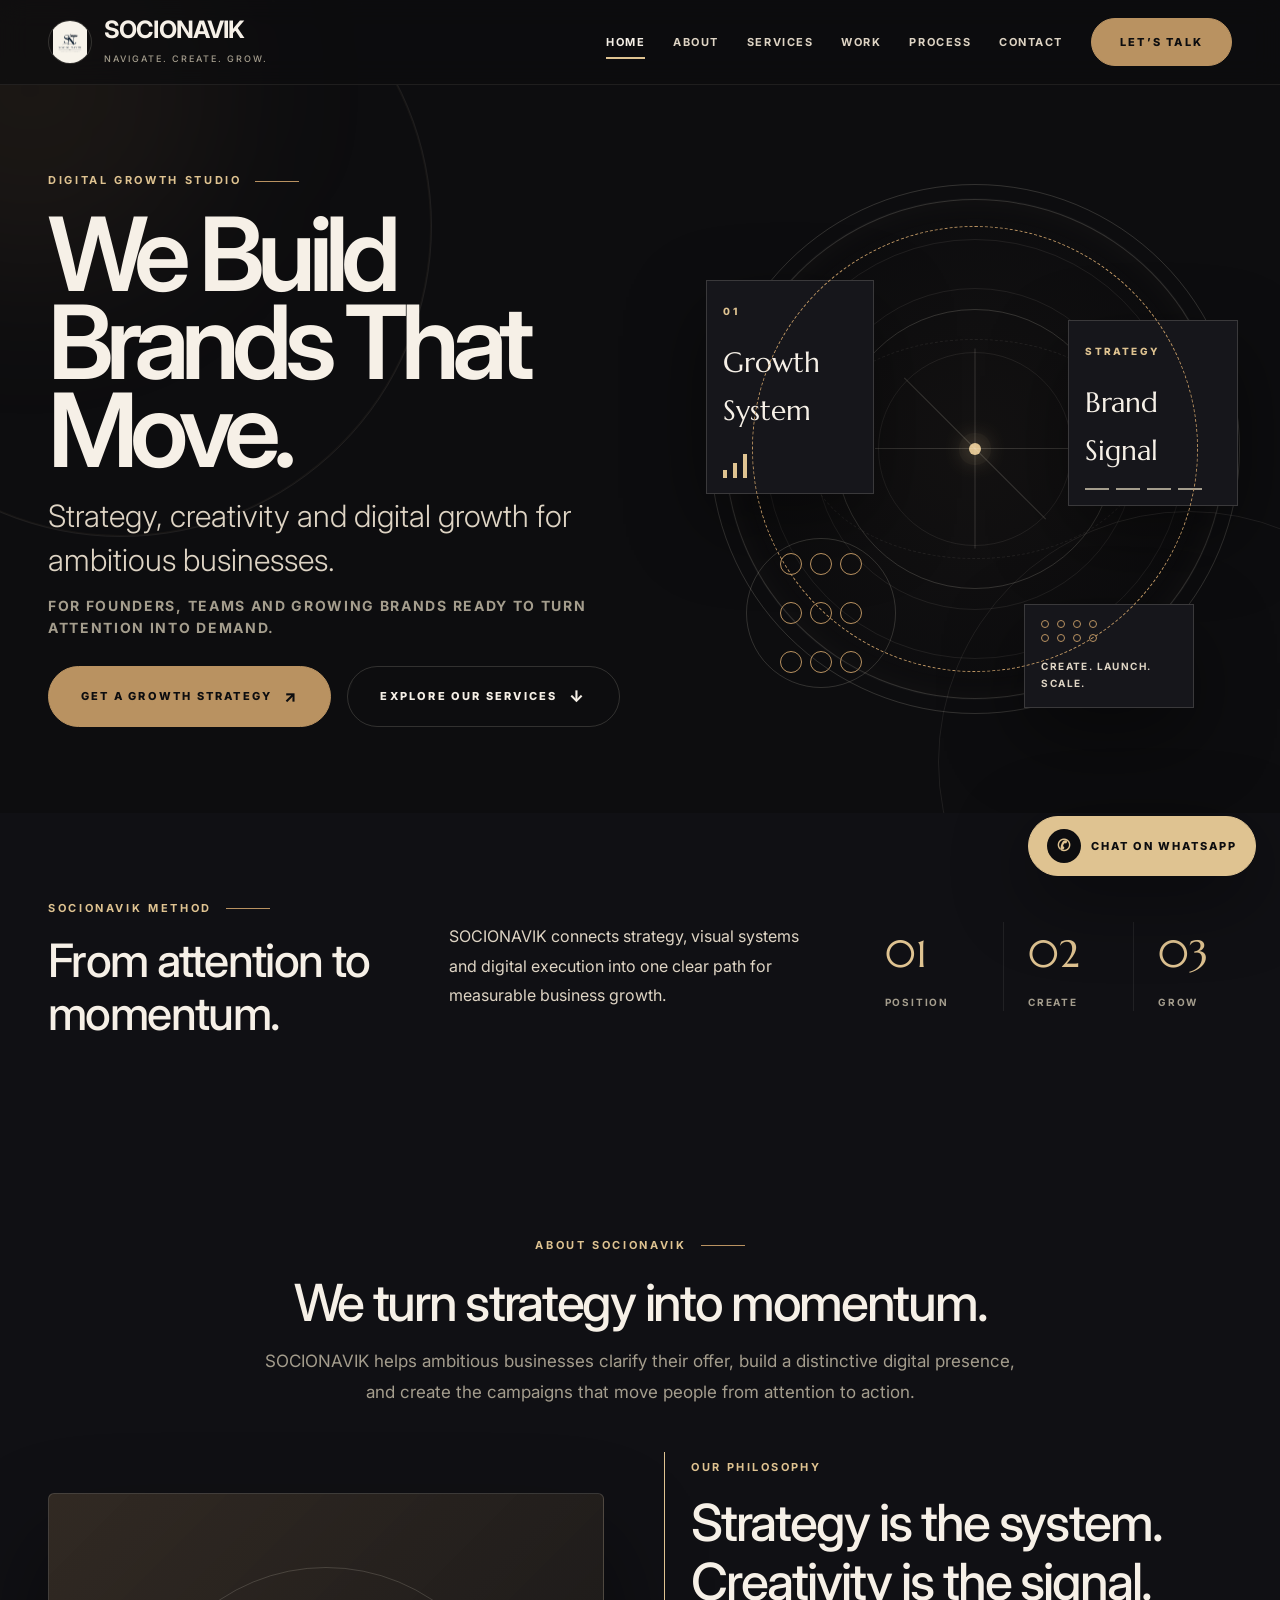
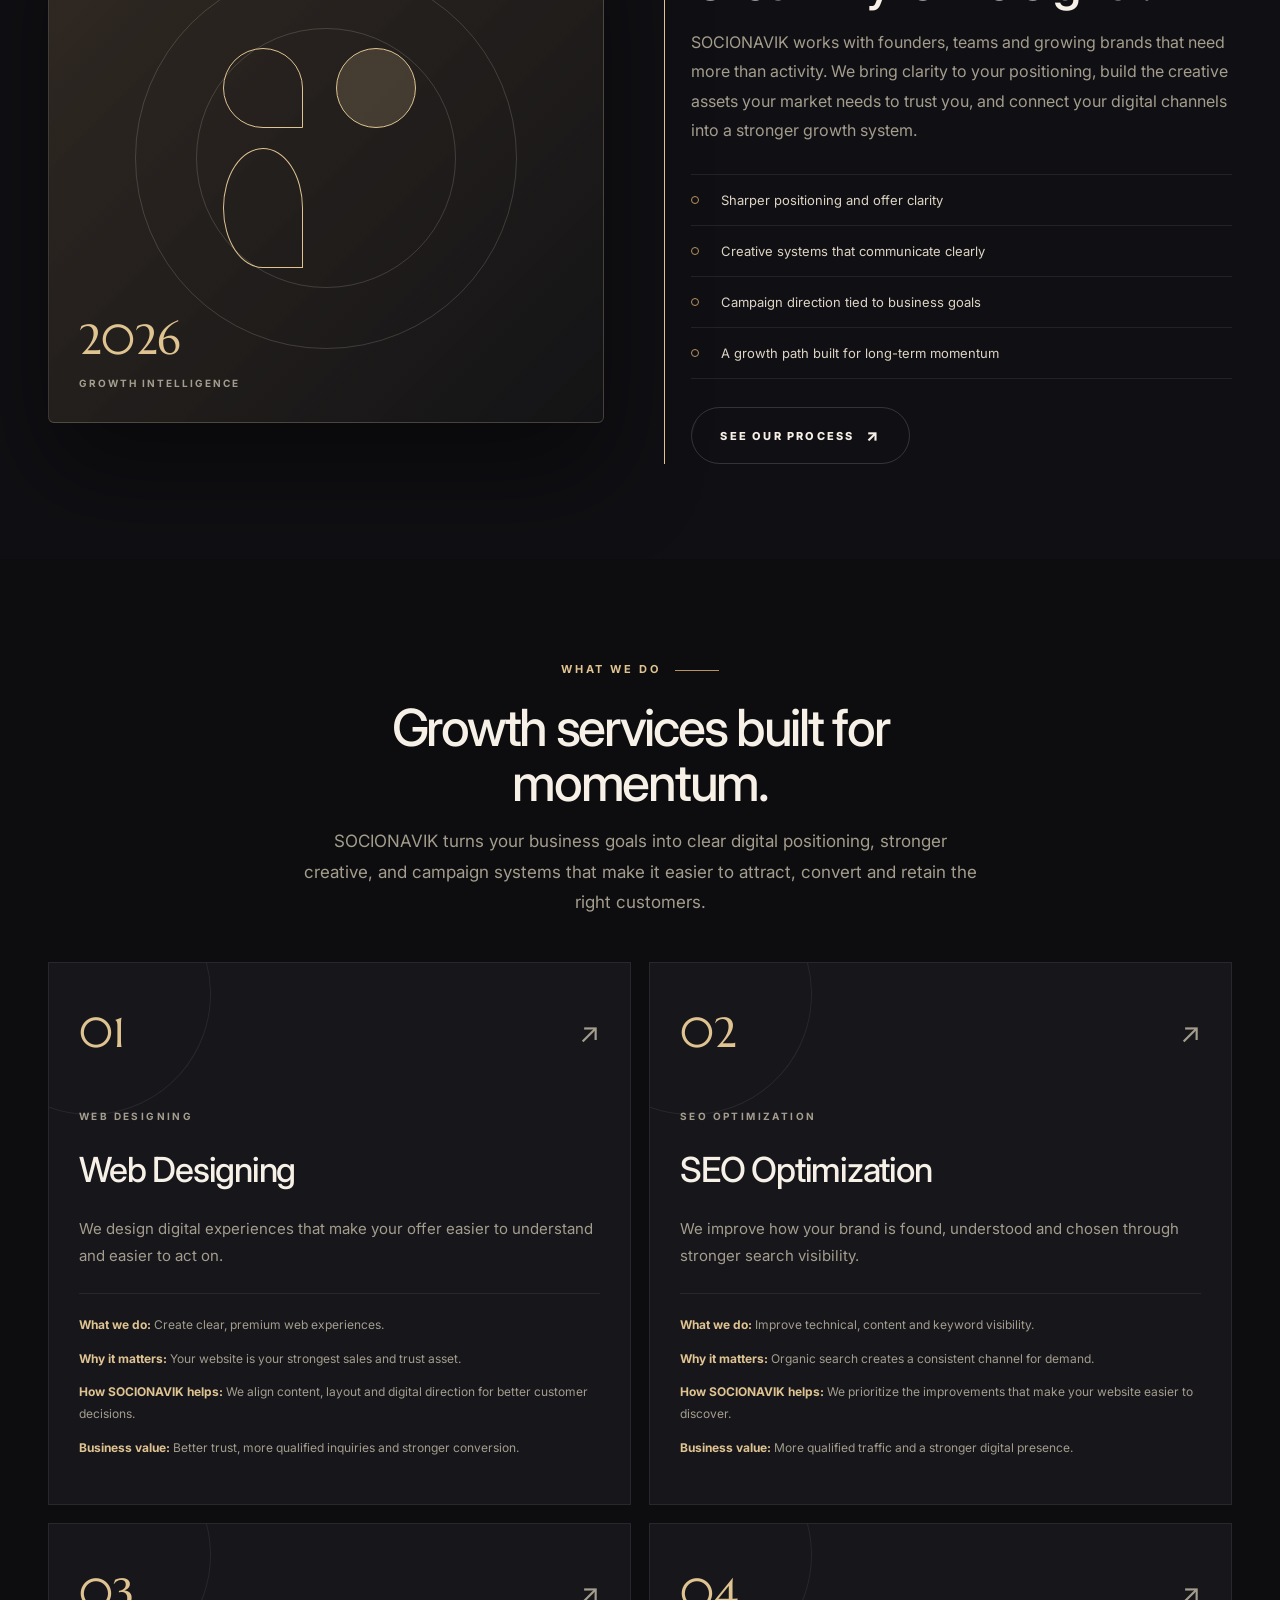
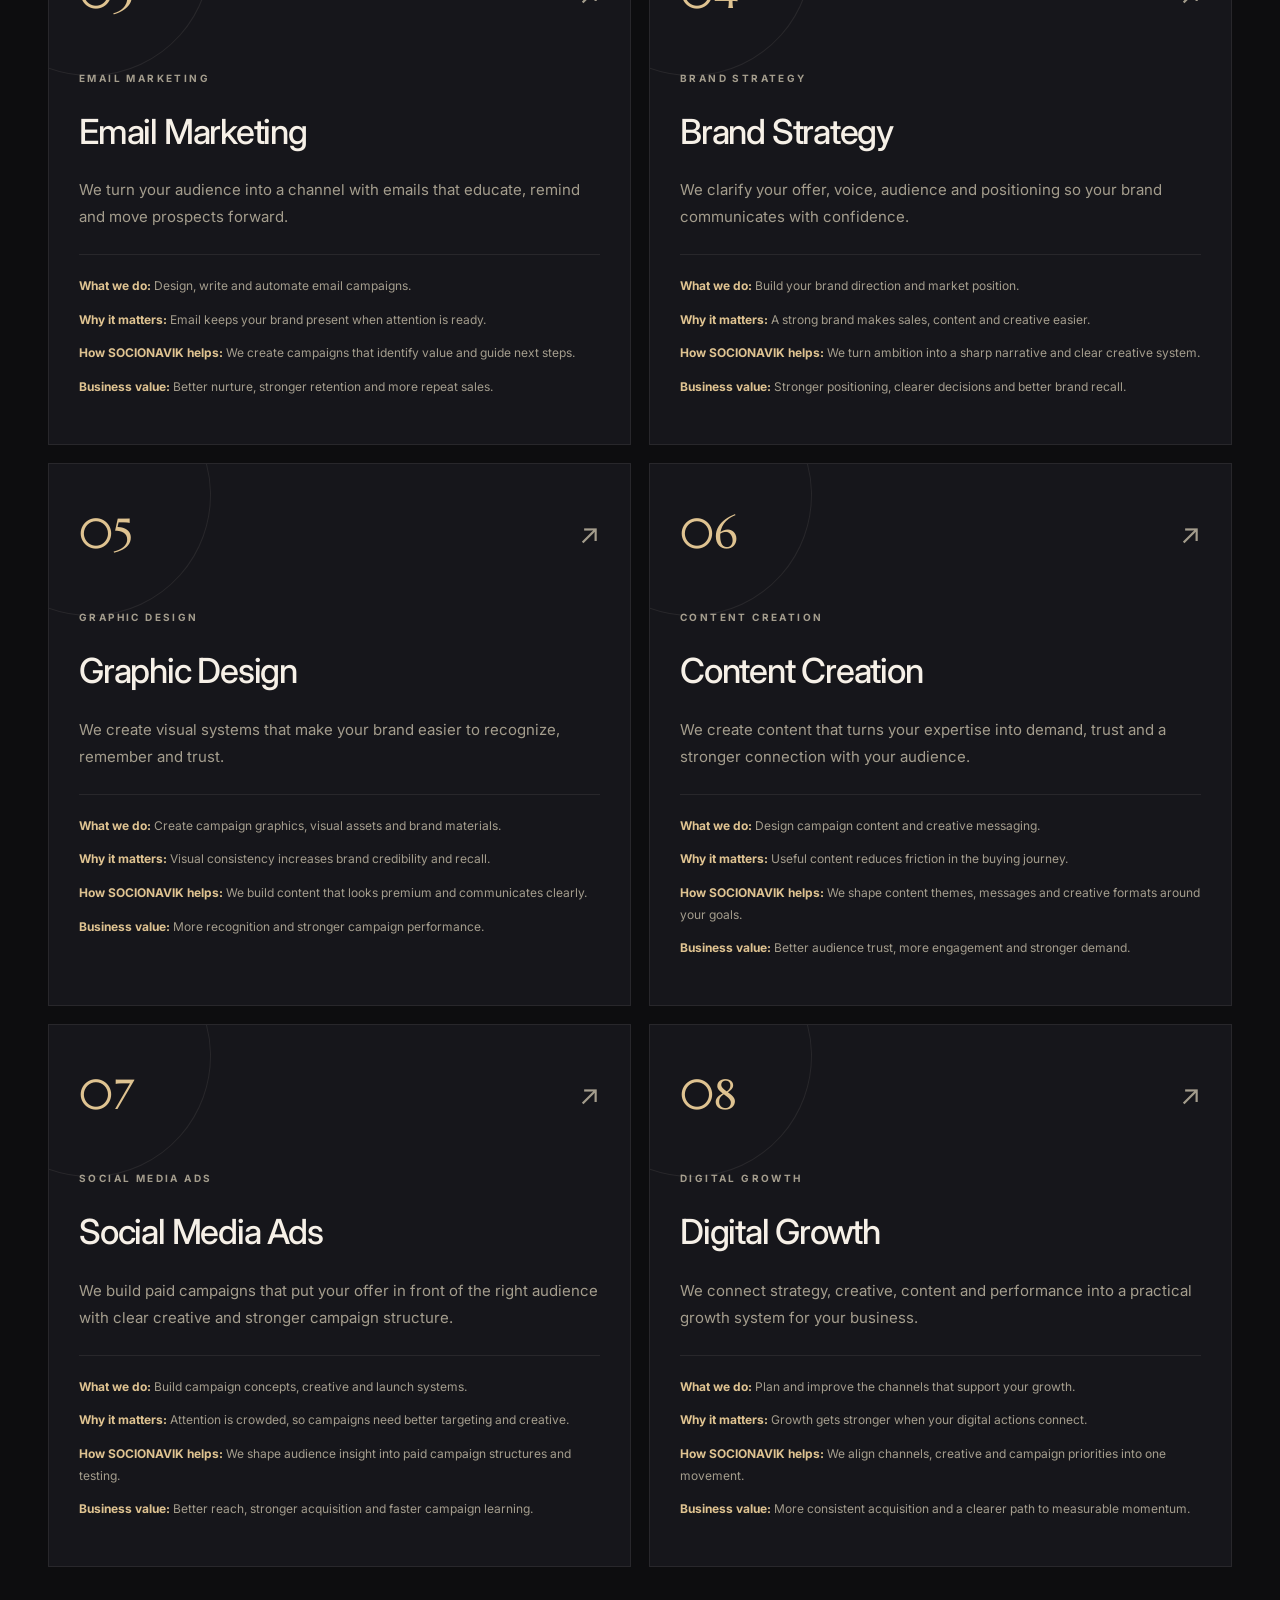
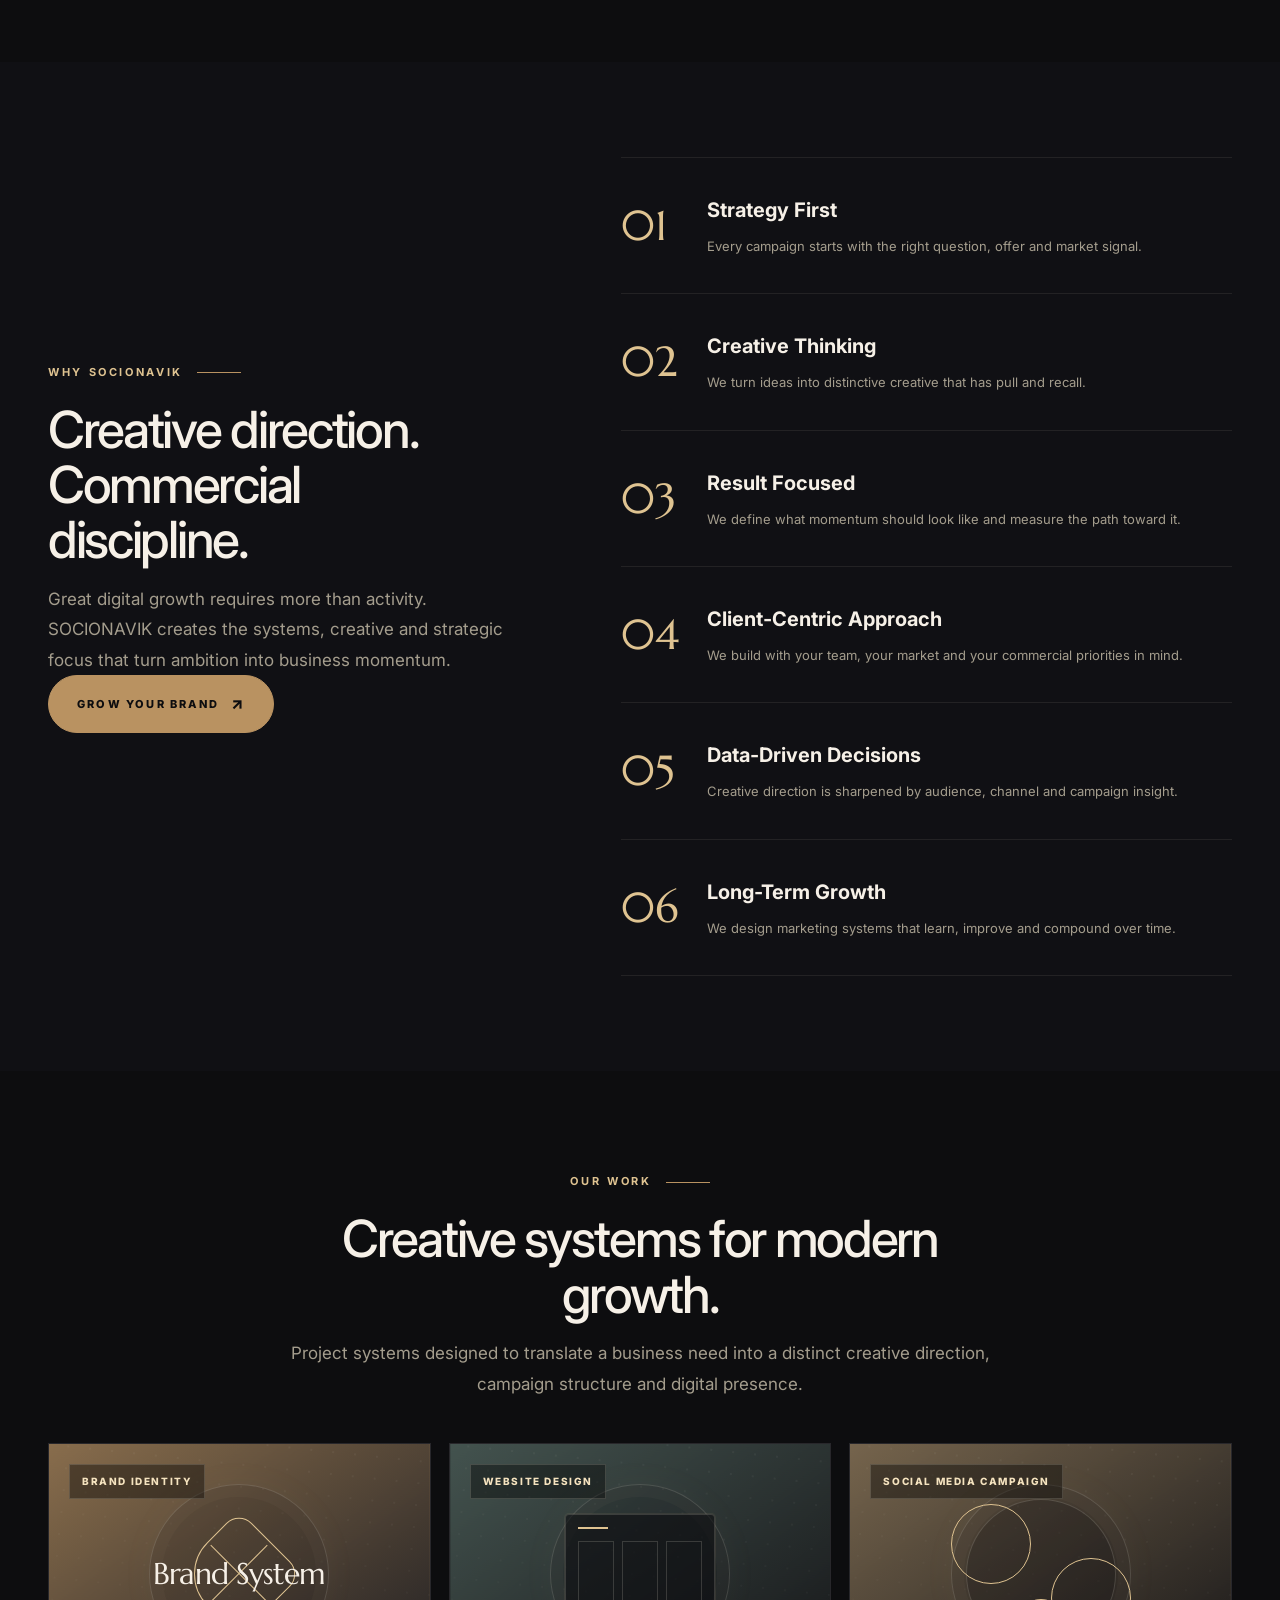
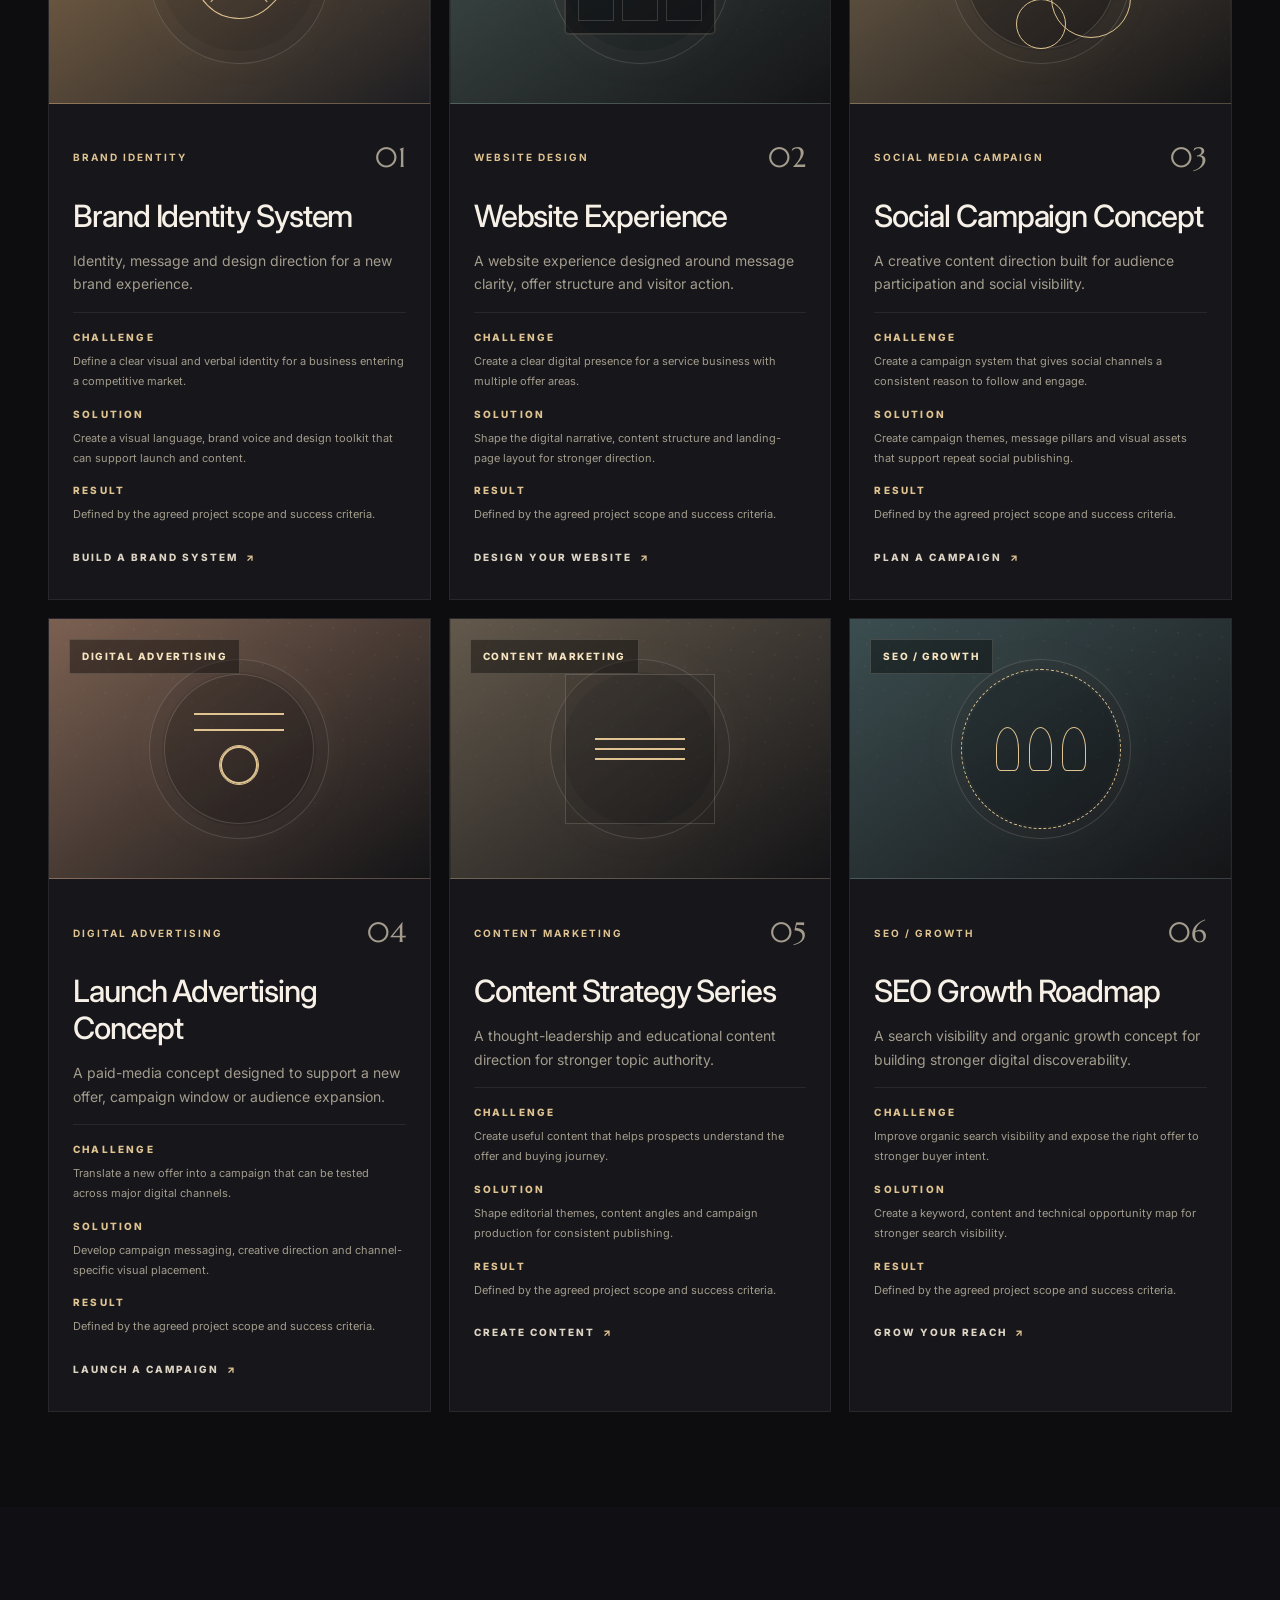
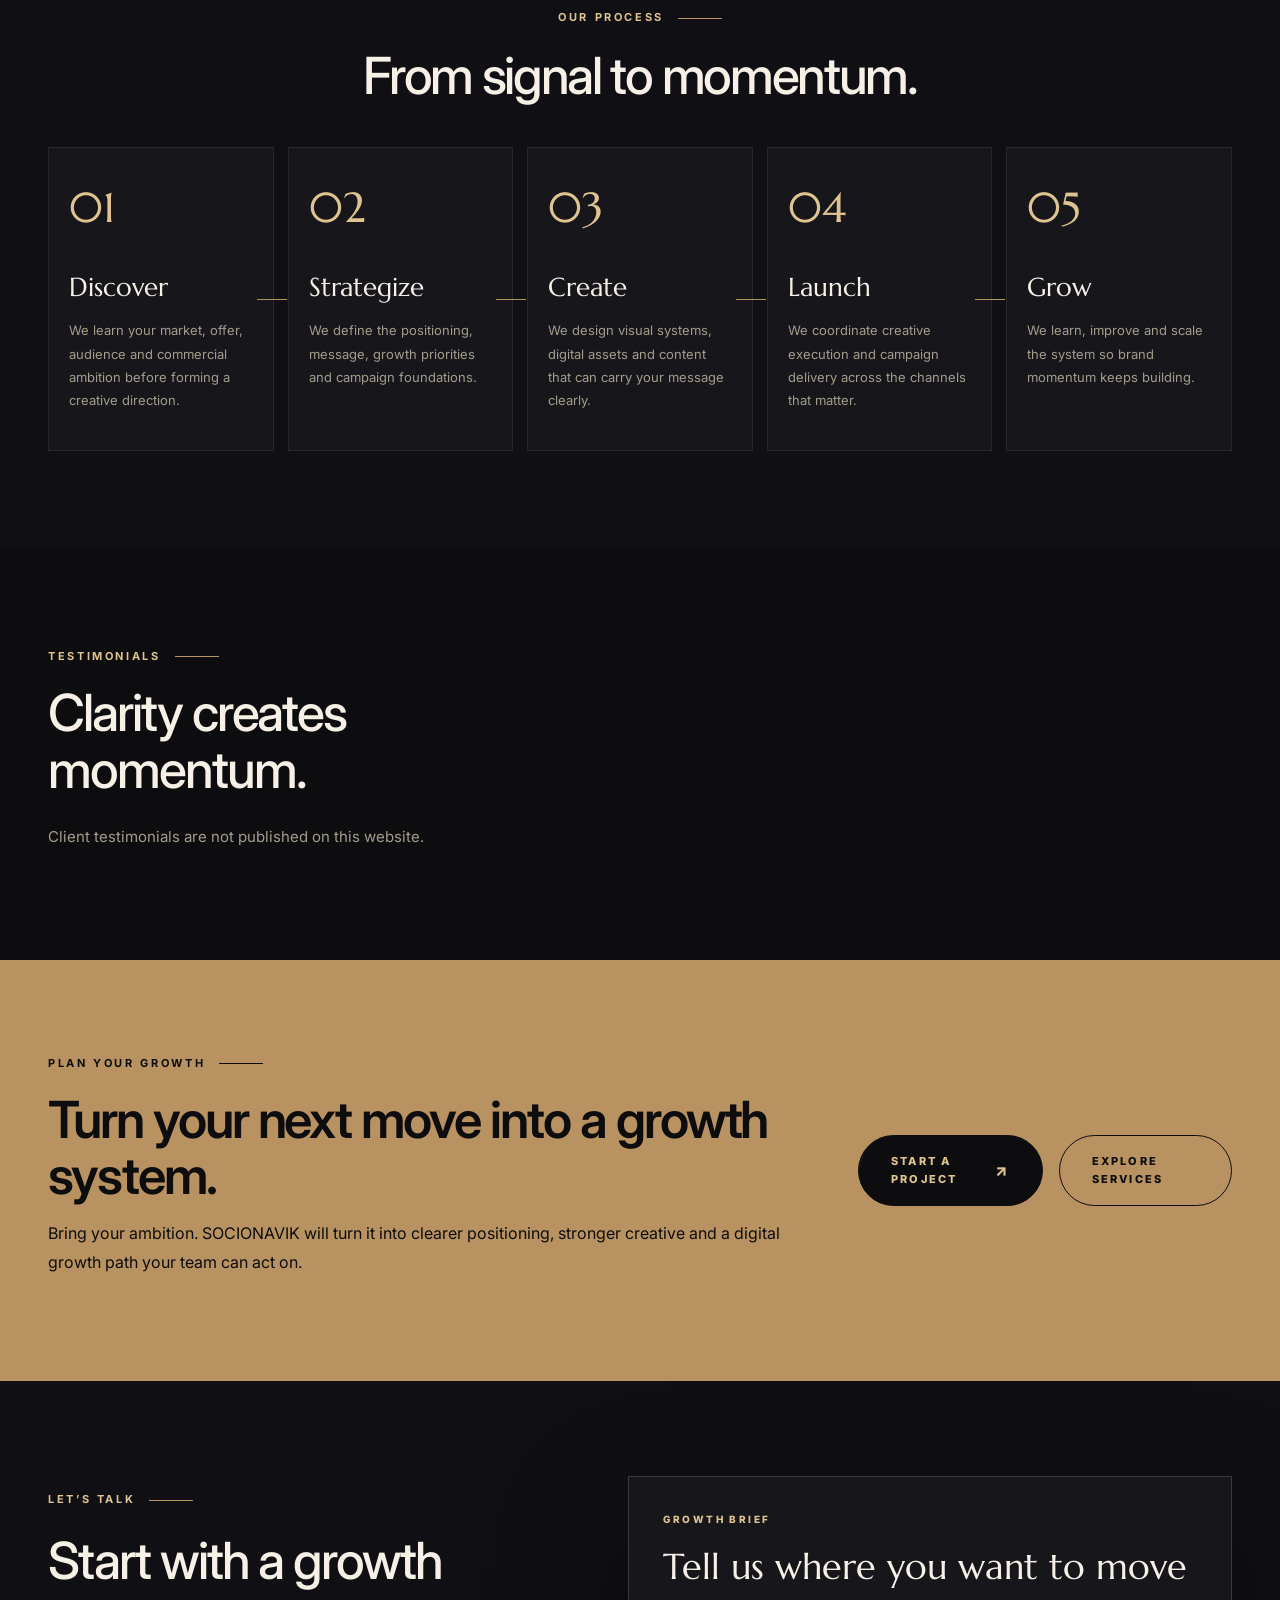
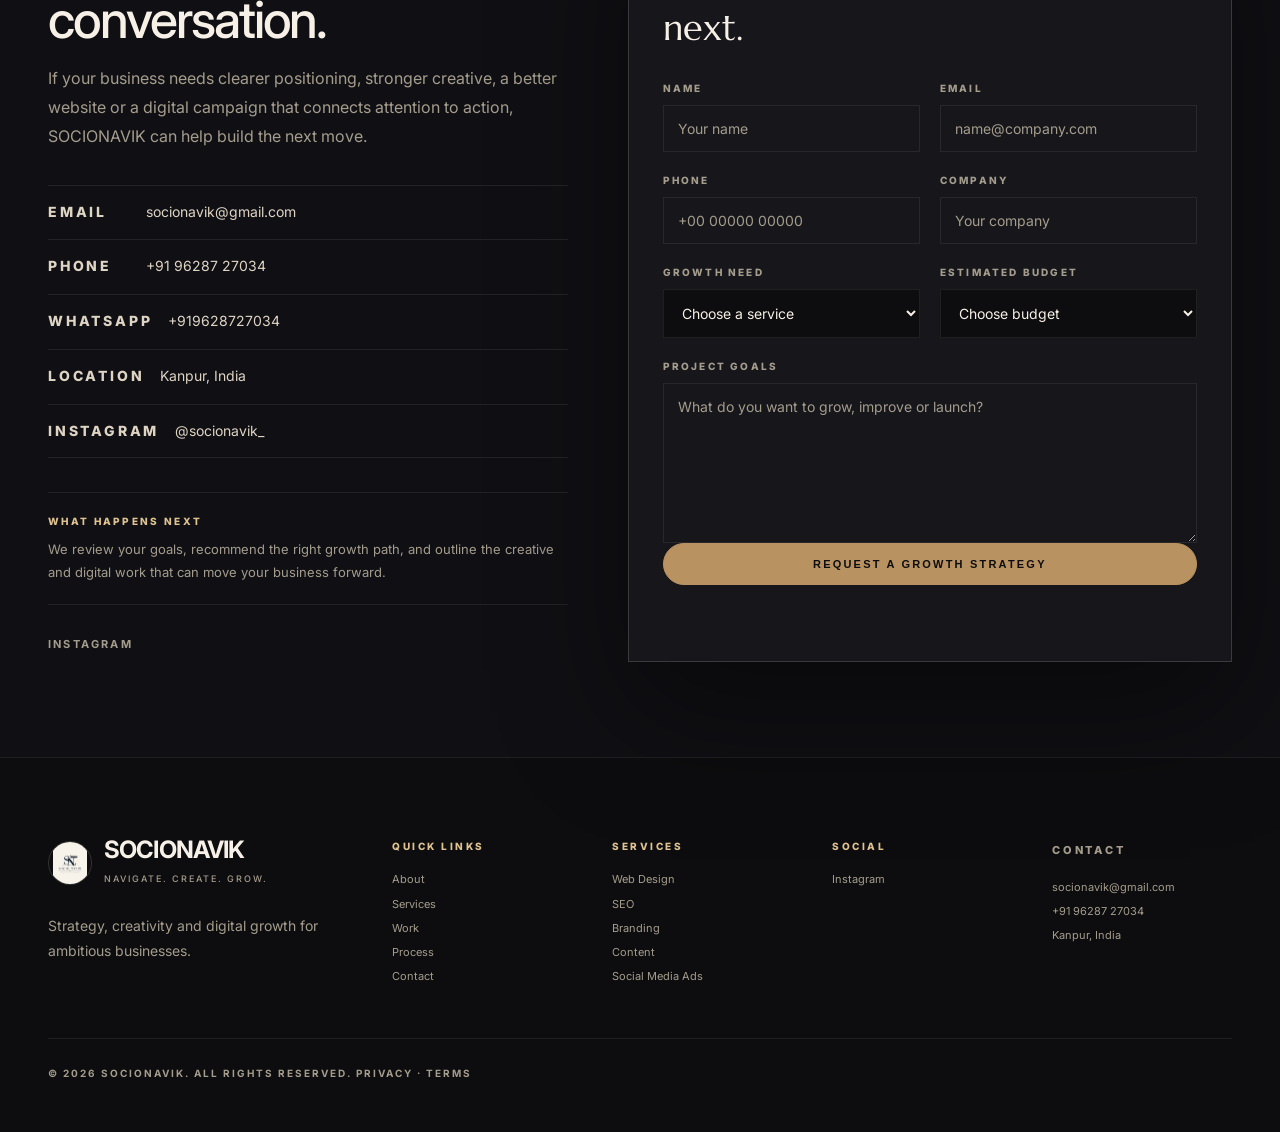
<file: index.html>
<!doctype html>
<html lang="en">
<head>
  <meta charset="UTF-8" />
  <meta name="viewport" content="width=device-width, initial-scale=1.0" />
  <title>SOCIONAVIK | Digital Marketing Agency</title>
  <meta name="description" content="SOCIONAVIK is a digital marketing agency helping brands navigate strategy, creative execution and digital growth." />
  <meta name="keywords" content="digital marketing agency, marketing agency, branding agency, web design agency, SEO services, social media marketing, content marketing, digital marketing services" />
  <meta property="og:title" content="SOCIONAVIK | Navigate. Create. Grow." />
  <meta property="og:description" content="Strategy, creativity and digital growth for ambitious businesses." />
  <meta property="og:type" content="website" />
  <meta property="og:image" content="https://images.unsplash.com/photo-1552664730-cfec5f28ebba?auto=format&fit=crop&w=1200&q=80" />
  <meta property="og:url" content="" />
  <meta property="og:site_name" content="SOCIONAVIK" />
  <meta name="twitter:card" content="summary_large_image" />
  <meta name="twitter:title" content="SOCIONAVIK | Digital Marketing Agency" />
  <meta name="twitter:description" content="Strategy, creativity and digital growth for ambitious businesses." />
  <meta name="robots" content="index, follow" />
  <link rel="canonical" href="" />
  <link rel="icon" href="images/Socionavik%20Logo.jpeg" type="image/jpeg" />
  <link rel="preconnect" href="https://fonts.googleapis.com">
  <link rel="preconnect" href="https://fonts.gstatic.com" crossorigin>
  <link href="https://fonts.googleapis.com/css2?family=Inter:wght@300;400;500;600;700;800;900&family=Marcellus&display=swap" rel="stylesheet">
  <link rel="stylesheet" href="styles.css" />
  <script type="application/ld+json">
  {
    "@context": "https://schema.org",
    "@type": "ProfessionalService",
    "name": "SOCIONAVIK",
    "description": "SOCIONAVIK is a digital marketing agency focused on brand strategy, creative systems, web design, content marketing, SEO and digital growth.",
    "url": "",
    "telephone": "+91 96287 27034",
    "email": "socionavik@gmail.com",
    "areaServed": "Global",
    "sameAs": [],
    "serviceType": [
      "Brand Strategy",
      "Web Design",
      "SEO Optimization",
      "Content Creation",
      "Social Media Ads",
      "Digital Growth"
    ]
  }
  </script>
</head>
<body>
  <div class="site-noise" aria-hidden="true"></div>
  <header class="site-header">
    <nav class="navbar container">
      <a class="brand" href="#home" aria-label="SOCIONAVIK home">
        <span class="brand-mark">
          <img src="images/Socionavik%20Logo.jpeg" alt="SOCIONAVIK Logo" />
        </span>
        <span class="brand-copy">
          <span class="brand-name">SOCIONAVIK</span>
          <span class="brand-tagline">Navigate. Create. Grow.</span>
        </span>
      </a>

      <button class="nav-toggle" aria-label="Open menu" aria-expanded="false">
        <span></span>
        <span></span>
        <span></span>
      </button>

      <div class="nav-menu">
        <a class="nav-link active" href="#home">Home</a>
        <a class="nav-link" href="#about">About</a>
        <a class="nav-link" href="#services">Services</a>
        <a class="nav-link" href="#work">Work</a>
        <a class="nav-link" href="#process">Process</a>
        <a class="nav-link" href="#contact">Contact</a>
        <a class="btn btn-primary nav-button" href="#contact">Let’s Talk</a>
      </div>
    </nav>
  </header>

  <main>
    <section class="hero section" id="home">
      <div class="hero-bg hero-bg-one" aria-hidden="true"></div>
      <div class="hero-bg hero-bg-two" aria-hidden="true"></div>
      <div class="container hero-grid">
        <div class="hero-copy reveal">
          <div class="section-label">Digital Growth Studio</div>
          <h1>We Build Brands That Move.</h1>
          <p class="hero-subtitle">Strategy, creativity and digital growth for ambitious businesses.</p>
          <p class="hero-proofcopy">For founders, teams and growing brands ready to turn attention into demand.</p>
          <div class="hero-actions">
            <a class="btn btn-primary btn-lg" href="#contact">Get a Growth Strategy <span class="button-icon">↗</span></a>
            <a class="btn btn-secondary btn-lg" href="#services">Explore Our Services <span class="button-icon">↓</span></a>
          </div>
        </div>

        <div class="hero-visual reveal">
          <div class="hero-frame">
            <div class="orbit orbit-one"></div>
            <div class="orbit orbit-two"></div>
            <div class="radar">
              <span class="radar-core"></span>
              <span class="radar-line radar-line-one"></span>
              <span class="radar-line radar-line-two"></span>
              <span class="radar-line radar-line-three"></span>
            </div>
            <div class="hero-card floating-card card-one">
              <span class="card-kicker">01</span>
              <span class="card-title">Growth System</span>
              <span class="card-bars">
                <span></span>
                <span></span>
                <span></span>
              </span>
            </div>
            <div class="hero-card floating-card card-two">
              <span class="card-kicker">Strategy</span>
              <span class="card-title">Brand Signal</span>
              <span class="signal-row">
                <span></span><span></span><span></span><span></span>
              </span>
            </div>
            <div class="hero-card floating-card card-three">
              <span class="mini-matrix">
                <span></span><span></span><span></span><span></span>
                <span></span><span></span><span></span><span></span>
              </span>
              <span class="card-copy">Create. Launch. Scale.</span>
            </div>
            <div class="hero-grid-frame">
              <div class="grid-row">
                <span></span><span></span><span></span>
              </div>
              <div class="grid-row">
                <span></span><span></span><span></span>
              </div>
              <div class="grid-row">
                <span></span><span></span><span></span>
              </div>
            </div>
          </div>
        </div>
      </div>
    </section>

    <section class="section trust-strip">
      <div class="container trust-grid">
        <div class="trust-intro reveal">
          <span class="section-label">SOCIONAVIK Method</span>
          <h2>From attention to momentum.</h2>
        </div>
        <div class="trust-copy reveal">
          <p>SOCIONAVIK connects strategy, visual systems and digital execution into one clear path for measurable business growth.</p>
        </div>
        <div class="trust-metrics reveal">
          <span class="trust-metric"><span class="metric-value">01</span><span class="metric-label">Position</span></span>
          <span class="trust-metric"><span class="metric-value">02</span><span class="metric-label">Create</span></span>
          <span class="trust-metric"><span class="metric-value">03</span><span class="metric-label">Grow</span></span>
        </div>
      </div>
    </section>

    <section class="section about" id="about">
      <div class="container">
        <div class="section-heading centered reveal">
          <span class="section-label">About SOCIONAVIK</span>
          <h2>We turn strategy into momentum.</h2>
          <p>SOCIONAVIK helps ambitious businesses clarify their offer, build a distinctive digital presence, and create the campaigns that move people from attention to action.</p>
        </div>
        <div class="about-grid">
          <div class="about-image reveal">
            <div class="image-frame">
              <div class="image-grid">
                <span class="image-panel"></span>
                <span class="image-panel panel-light"></span>
                <span class="image-panel panel-tall"></span>
              </div>
              <div class="image-frame-label">
                <span class="label-date">2026</span>
                <span class="label-title">Growth Intelligence</span>
              </div>
            </div>
          </div>
          <div class="about-copy reveal">
            <div class="about-card">
              <span class="micro-label">Our Philosophy</span>
              <h3>Strategy is the system. Creativity is the signal.</h3>
              <p>SOCIONAVIK works with founders, teams and growing brands that need more than activity. We bring clarity to your positioning, build the creative assets your market needs to trust you, and connect your digital channels into a stronger growth system.</p>
              <ul class="check-list">
                <li><span></span>Sharper positioning and offer clarity</li>
                <li><span></span>Creative systems that communicate clearly</li>
                <li><span></span>Campaign direction tied to business goals</li>
                <li><span></span>A growth path built for long-term momentum</li>
              </ul>
              <a class="btn btn-outline btn-block" href="#process">See Our Process <span class="button-icon">↗</span></a>
            </div>
          </div>
        </div>
      </div>
    </section>

    <section class="section services" id="services">
      <div class="container">
        <div class="section-heading centered reveal">
          <span class="section-label">What We Do</span>
          <h2>Growth services built for momentum.</h2>
          <p>SOCIONAVIK turns your business goals into clear digital positioning, stronger creative, and campaign systems that make it easier to attract, convert and retain the right customers.</p>
        </div>

        <div class="service-grid">
          <article class="service-card reveal">
            <div class="service-card-top">
              <span class="service-icon">01</span>
              <span class="service-arrow">↗</span>
            </div>
            <div class="service-content">
              <span class="service-kicker">Web Designing</span>
              <h3>Web Designing</h3>
              <p class="service-copy">We design digital experiences that make your offer easier to understand and easier to act on.</p>
              <div class="service-details">
                <span><b>What we do:</b> Create clear, premium web experiences.</span>
                <span><b>Why it matters:</b> Your website is your strongest sales and trust asset.</span>
                <span><b>How SOCIONAVIK helps:</b> We align content, layout and digital direction for better customer decisions.</span>
                <span><b>Business value:</b> Better trust, more qualified inquiries and stronger conversion.</span>
              </div>
            </div>
          </article>

          <article class="service-card reveal">
            <div class="service-card-top">
              <span class="service-icon">02</span>
              <span class="service-arrow">↗</span>
            </div>
            <div class="service-content">
              <span class="service-kicker">SEO Optimization</span>
              <h3>SEO Optimization</h3>
              <p class="service-copy">We improve how your brand is found, understood and chosen through stronger search visibility.</p>
              <div class="service-details">
                <span><b>What we do:</b> Improve technical, content and keyword visibility.</span>
                <span><b>Why it matters:</b> Organic search creates a consistent channel for demand.</span>
                <span><b>How SOCIONAVIK helps:</b> We prioritize the improvements that make your website easier to discover.</span>
                <span><b>Business value:</b> More qualified traffic and a stronger digital presence.</span>
              </div>
            </div>
          </article>

          <article class="service-card reveal">
            <div class="service-card-top">
              <span class="service-icon">03</span>
              <span class="service-arrow">↗</span>
            </div>
            <div class="service-content">
              <span class="service-kicker">Email Marketing</span>
              <h3>Email Marketing</h3>
              <p class="service-copy">We turn your audience into a channel with emails that educate, remind and move prospects forward.</p>
              <div class="service-details">
                <span><b>What we do:</b> Design, write and automate email campaigns.</span>
                <span><b>Why it matters:</b> Email keeps your brand present when attention is ready.</span>
                <span><b>How SOCIONAVIK helps:</b> We create campaigns that identify value and guide next steps.</span>
                <span><b>Business value:</b> Better nurture, stronger retention and more repeat sales.</span>
              </div>
            </div>
          </article>

          <article class="service-card reveal">
            <div class="service-card-top">
              <span class="service-icon">04</span>
              <span class="service-arrow">↗</span>
            </div>
            <div class="service-content">
              <span class="service-kicker">Brand Strategy</span>
              <h3>Brand Strategy</h3>
              <p class="service-copy">We clarify your offer, voice, audience and positioning so your brand communicates with confidence.</p>
              <div class="service-details">
                <span><b>What we do:</b> Build your brand direction and market position.</span>
                <span><b>Why it matters:</b> A strong brand makes sales, content and creative easier.</span>
                <span><b>How SOCIONAVIK helps:</b> We turn ambition into a sharp narrative and clear creative system.</span>
                <span><b>Business value:</b> Stronger positioning, clearer decisions and better brand recall.</span>
              </div>
            </div>
          </article>

          <article class="service-card reveal">
            <div class="service-card-top">
              <span class="service-icon">05</span>
              <span class="service-arrow">↗</span>
            </div>
            <div class="service-content">
              <span class="service-kicker">Graphic Design</span>
              <h3>Graphic Design</h3>
              <p class="service-copy">We create visual systems that make your brand easier to recognize, remember and trust.</p>
              <div class="service-details">
                <span><b>What we do:</b> Create campaign graphics, visual assets and brand materials.</span>
                <span><b>Why it matters:</b> Visual consistency increases brand credibility and recall.</span>
                <span><b>How SOCIONAVIK helps:</b> We build content that looks premium and communicates clearly.</span>
                <span><b>Business value:</b> More recognition and stronger campaign performance.</span>
              </div>
            </div>
          </article>

          <article class="service-card reveal">
            <div class="service-card-top">
              <span class="service-icon">06</span>
              <span class="service-arrow">↗</span>
            </div>
            <div class="service-content">
              <span class="service-kicker">Content Creation</span>
              <h3>Content Creation</h3>
              <p class="service-copy">We create content that turns your expertise into demand, trust and a stronger connection with your audience.</p>
              <div class="service-details">
                <span><b>What we do:</b> Design campaign content and creative messaging.</span>
                <span><b>Why it matters:</b> Useful content reduces friction in the buying journey.</span>
                <span><b>How SOCIONAVIK helps:</b> We shape content themes, messages and creative formats around your goals.</span>
                <span><b>Business value:</b> Better audience trust, more engagement and stronger demand.</span>
              </div>
            </div>
          </article>

          <article class="service-card reveal">
            <div class="service-card-top">
              <span class="service-icon">07</span>
              <span class="service-arrow">↗</span>
            </div>
            <div class="service-content">
              <span class="service-kicker">Social Media Ads</span>
              <h3>Social Media Ads</h3>
              <p class="service-copy">We build paid campaigns that put your offer in front of the right audience with clear creative and stronger campaign structure.</p>
              <div class="service-details">
                <span><b>What we do:</b> Build campaign concepts, creative and launch systems.</span>
                <span><b>Why it matters:</b> Attention is crowded, so campaigns need better targeting and creative.</span>
                <span><b>How SOCIONAVIK helps:</b> We shape audience insight into paid campaign structures and testing.</span>
                <span><b>Business value:</b> Better reach, stronger acquisition and faster campaign learning.</span>
              </div>
            </div>
          </article>

          <article class="service-card reveal">
            <div class="service-card-top">
              <span class="service-icon">08</span>
              <span class="service-arrow">↗</span>
            </div>
            <div class="service-content">
              <span class="service-kicker">Digital Growth</span>
              <h3>Digital Growth</h3>
              <p class="service-copy">We connect strategy, creative, content and performance into a practical growth system for your business.</p>
              <div class="service-details">
                <span><b>What we do:</b> Plan and improve the channels that support your growth.</span>
                <span><b>Why it matters:</b> Growth gets stronger when your digital actions connect.</span>
                <span><b>How SOCIONAVIK helps:</b> We align channels, creative and campaign priorities into one movement.</span>
                <span><b>Business value:</b> More consistent acquisition and a clearer path to measurable momentum.</span>
              </div>
            </div>
          </article>
        </div>
      </div>
    </section>

    <section class="section why">
      <div class="container why-grid">
        <div class="section-heading reveal">
          <span class="section-label">Why SOCIONAVIK</span>
          <h2>Creative direction. Commercial discipline.</h2>
          <p>Great digital growth requires more than activity. SOCIONAVIK creates the systems, creative and strategic focus that turn ambition into business momentum.</p>
          <a class="btn btn-primary" href="#contact">Grow Your Brand <span class="button-icon">↗</span></a>
        </div>
        <div class="why-list reveal">
          <div class="why-item">
            <span class="why-number">01</span>
            <div>
              <span class="why-title">Strategy First</span>
              <span class="why-copy">Every campaign starts with the right question, offer and market signal.</span>
            </div>
          </div>
          <div class="why-item">
            <span class="why-number">02</span>
            <div>
              <span class="why-title">Creative Thinking</span>
              <span class="why-copy">We turn ideas into distinctive creative that has pull and recall.</span>
            </div>
          </div>
          <div class="why-item">
            <span class="why-number">03</span>
            <div>
              <span class="why-title">Result Focused</span>
              <span class="why-copy">We define what momentum should look like and measure the path toward it.</span>
            </div>
          </div>
          <div class="why-item">
            <span class="why-number">04</span>
            <div>
              <span class="why-title">Client-Centric Approach</span>
              <span class="why-copy">We build with your team, your market and your commercial priorities in mind.</span>
            </div>
          </div>
          <div class="why-item">
            <span class="why-number">05</span>
            <div>
              <span class="why-title">Data-Driven Decisions</span>
              <span class="why-copy">Creative direction is sharpened by audience, channel and campaign insight.</span>
            </div>
          </div>
          <div class="why-item">
            <span class="why-number">06</span>
            <div>
              <span class="why-title">Long-Term Growth</span>
              <span class="why-copy">We design marketing systems that learn, improve and compound over time.</span>
            </div>
          </div>
        </div>
      </div>
    </section>

    <section class="section portfolio" id="work">
      <div class="container">
        <div class="section-heading centered reveal">
          <span class="section-label">Our Work</span>
          <h2>Creative systems for modern growth.</h2>
          <p>Project systems designed to translate a business need into a distinct creative direction, campaign structure and digital presence.</p>
        </div>
        <div class="portfolio-grid">

          <article class="portfolio-card project-card reveal">
            <div class="portfolio-image portfolio-image-brand">
              <span class="portfolio-tag">Brand Identity</span>
              <div class="portfolio-image-inner">
                <span class="image-square image-one"></span>
                <span class="image-line image-line-one"></span>
                <span class="image-line image-line-two"></span>
                <span class="image-word">Brand System<span></span></span>
              </div>
            </div>
            <div class="portfolio-content">
              <div class="portfolio-card-top">
                <span class="portfolio-category">Brand Identity</span>
                <span class="portfolio-number">01</span>
              </div>
              <h3>Brand Identity System</h3>
              <p class="portfolio-description">Identity, message and design direction for a new brand experience.</p>
              <div class="portfolio-case">
                <div class="portfolio-case-row">
                  <span class="portfolio-case-label">Challenge</span>
                  <span class="portfolio-case-copy">Define a clear visual and verbal identity for a business entering a competitive market.</span>
                </div>
                <div class="portfolio-case-row">
                  <span class="portfolio-case-label">Solution</span>
                  <span class="portfolio-case-copy">Create a visual language, brand voice and design toolkit that can support launch and content.</span>
                </div>
                <div class="portfolio-case-row">
                  <span class="portfolio-case-label">Result</span>
                  <span class="portfolio-case-copy">Defined by the agreed project scope and success criteria.</span>
                </div>
              </div>
              <a href="#contact" class="portfolio-link">Build a brand system <span>↗</span></a>
            </div>
          </article>

          <article class="portfolio-card project-card reveal">
            <div class="portfolio-image portfolio-image-website">
              <span class="portfolio-tag">Website Design</span>
              <div class="portfolio-image-inner">
                <span class="image-window">
                  <span class="window-bar"></span>
                  <span class="window-grid">
                    <span></span><span></span><span></span>
                  </span>
                </span>
              </div>
            </div>
            <div class="portfolio-content">
              <div class="portfolio-card-top">
                <span class="portfolio-category">Website Design</span>
                <span class="portfolio-number">02</span>
              </div>
              <h3>Website Experience</h3>
              <p class="portfolio-description">A website experience designed around message clarity, offer structure and visitor action.</p>
              <div class="portfolio-case">
                <div class="portfolio-case-row">
                  <span class="portfolio-case-label">Challenge</span>
                  <span class="portfolio-case-copy">Create a clear digital presence for a service business with multiple offer areas.</span>
                </div>
                <div class="portfolio-case-row">
                  <span class="portfolio-case-label">Solution</span>
                  <span class="portfolio-case-copy">Shape the digital narrative, content structure and landing-page layout for stronger direction.</span>
                </div>
                <div class="portfolio-case-row">
                  <span class="portfolio-case-label">Result</span>
                  <span class="portfolio-case-copy">Defined by the agreed project scope and success criteria.</span>
                </div>
              </div>
              <a href="#contact" class="portfolio-link">Design your website <span>↗</span></a>
            </div>
          </article>

          <article class="portfolio-card project-card reveal">
            <div class="portfolio-image portfolio-image-social">
              <span class="portfolio-tag">Social Media Campaign</span>
              <div class="portfolio-image-inner">
                <span class="image-social">
                  <span class="social-dot dot-one"></span>
                  <span class="social-dot dot-two"></span>
                  <span class="social-dot dot-three"></span>
                </span>
              </div>
            </div>
            <div class="portfolio-content">
              <div class="portfolio-card-top">
                <span class="portfolio-category">Social Media Campaign</span>
                <span class="portfolio-number">03</span>
              </div>
              <h3>Social Campaign Concept</h3>
              <p class="portfolio-description">A creative content direction built for audience participation and social visibility.</p>
              <div class="portfolio-case">
                <div class="portfolio-case-row">
                  <span class="portfolio-case-label">Challenge</span>
                  <span class="portfolio-case-copy">Create a campaign system that gives social channels a consistent reason to follow and engage.</span>
                </div>
                <div class="portfolio-case-row">
                  <span class="portfolio-case-label">Solution</span>
                  <span class="portfolio-case-copy">Create campaign themes, message pillars and visual assets that support repeat social publishing.</span>
                </div>
                <div class="portfolio-case-row">
                  <span class="portfolio-case-label">Result</span>
                  <span class="portfolio-case-copy">Defined by the agreed project scope and success criteria.</span>
                </div>
              </div>
              <a href="#contact" class="portfolio-link">Plan a campaign <span>↗</span></a>
            </div>
          </article>

          <article class="portfolio-card project-card reveal">
            <div class="portfolio-image portfolio-image-ad">
              <span class="portfolio-tag">Digital Advertising</span>
              <div class="portfolio-image-inner">
                <span class="image-ad">
                  <span class="ad-line ad-line-one"></span>
                  <span class="ad-line ad-line-two"></span>
                  <span class="ad-target"></span>
                </span>
              </div>
            </div>
            <div class="portfolio-content">
              <div class="portfolio-card-top">
                <span class="portfolio-category">Digital Advertising</span>
                <span class="portfolio-number">04</span>
              </div>
              <h3>Launch Advertising Concept</h3>
              <p class="portfolio-description">A paid-media concept designed to support a new offer, campaign window or audience expansion.</p>
              <div class="portfolio-case">
                <div class="portfolio-case-row">
                  <span class="portfolio-case-label">Challenge</span>
                  <span class="portfolio-case-copy">Translate a new offer into a campaign that can be tested across major digital channels.</span>
                </div>
                <div class="portfolio-case-row">
                  <span class="portfolio-case-label">Solution</span>
                  <span class="portfolio-case-copy">Develop campaign messaging, creative direction and channel-specific visual placement.</span>
                </div>
                <div class="portfolio-case-row">
                  <span class="portfolio-case-label">Result</span>
                  <span class="portfolio-case-copy">Defined by the agreed project scope and success criteria.</span>
                </div>
              </div>
              <a href="#contact" class="portfolio-link">Launch a campaign <span>↗</span></a>
            </div>
          </article>

          <article class="portfolio-card project-card reveal">
            <div class="portfolio-image portfolio-image-content">
              <span class="portfolio-tag">Content Marketing</span>
              <div class="portfolio-image-inner">
                <span class="image-content">
                  <span class="content-lines">
                    <span></span><span></span><span></span>
                  </span>
                </span>
              </div>
            </div>
            <div class="portfolio-content">
              <div class="portfolio-card-top">
                <span class="portfolio-category">Content Marketing</span>
                <span class="portfolio-number">05</span>
              </div>
              <h3>Content Strategy Series</h3>
              <p class="portfolio-description">A thought-leadership and educational content direction for stronger topic authority.</p>
              <div class="portfolio-case">
                <div class="portfolio-case-row">
                  <span class="portfolio-case-label">Challenge</span>
                  <span class="portfolio-case-copy">Create useful content that helps prospects understand the offer and buying journey.</span>
                </div>
                <div class="portfolio-case-row">
                  <span class="portfolio-case-label">Solution</span>
                  <span class="portfolio-case-copy">Shape editorial themes, content angles and campaign production for consistent publishing.</span>
                </div>
                <div class="portfolio-case-row">
                  <span class="portfolio-case-label">Result</span>
                  <span class="portfolio-case-copy">Defined by the agreed project scope and success criteria.</span>
                </div>
              </div>
              <a href="#contact" class="portfolio-link">Create content <span>↗</span></a>
            </div>
          </article>

          <article class="portfolio-card project-card reveal">
            <div class="portfolio-image portfolio-image-growth">
              <span class="portfolio-tag">SEO / Growth</span>
              <div class="portfolio-image-inner">
                <span class="image-growth">
                  <span class="growth-map">
                    <span></span><span></span><span></span>
                  </span>
                </span>
              </div>
            </div>
            <div class="portfolio-content">
              <div class="portfolio-card-top">
                <span class="portfolio-category">SEO / Growth</span>
                <span class="portfolio-number">06</span>
              </div>
              <h3>SEO Growth Roadmap</h3>
              <p class="portfolio-description">A search visibility and organic growth concept for building stronger digital discoverability.</p>
              <div class="portfolio-case">
                <div class="portfolio-case-row">
                  <span class="portfolio-case-label">Challenge</span>
                  <span class="portfolio-case-copy">Improve organic search visibility and expose the right offer to stronger buyer intent.</span>
                </div>
                <div class="portfolio-case-row">
                  <span class="portfolio-case-label">Solution</span>
                  <span class="portfolio-case-copy">Create a keyword, content and technical opportunity map for stronger search visibility.</span>
                </div>
                <div class="portfolio-case-row">
                  <span class="portfolio-case-label">Result</span>
                  <span class="portfolio-case-copy">Defined by the agreed project scope and success criteria.</span>
                </div>
              </div>
              <a href="#contact" class="portfolio-link">Grow your reach <span>↗</span></a>
            </div>
          </article>

        </div>
      </div>
    </section>

    <section class="section process" id="process">
      <div class="container">
        <div class="section-heading centered reveal">
          <span class="section-label">Our Process</span>
          <h2>From signal to momentum.</h2>
        </div>
        <div class="process-grid">
          <div class="process-step reveal">
            <span class="process-number">01</span>
            <span class="process-title">Discover</span>
            <p>We learn your market, offer, audience and commercial ambition before forming a creative direction.</p>
          </div>
          <div class="process-step reveal">
            <span class="process-number">02</span>
            <span class="process-title">Strategize</span>
            <p>We define the positioning, message, growth priorities and campaign foundations.</p>
          </div>
          <div class="process-step reveal">
            <span class="process-number">03</span>
            <span class="process-title">Create</span>
            <p>We design visual systems, digital assets and content that can carry your message clearly.</p>
          </div>
          <div class="process-step reveal">
            <span class="process-number">04</span>
            <span class="process-title">Launch</span>
            <p>We coordinate creative execution and campaign delivery across the channels that matter.</p>
          </div>
          <div class="process-step reveal">
            <span class="process-number">05</span>
            <span class="process-title">Grow</span>
            <p>We learn, improve and scale the system so brand momentum keeps building.</p>
          </div>
        </div>
      </div>
    </section>

    <section class="section testimonials">
      <div class="container testimonial-grid">
        <div class="testimonial-intro reveal">
          <span class="section-label">Testimonials</span>
          <h2>Clarity creates momentum.</h2>
          <p>Client testimonials are not published on this website.</p>
        </div>
      </div>
    </section>

    <section class="section cta-band">
      <div class="container cta-grid">
        <div class="cta-content reveal">
          <span class="section-label">Plan Your Growth</span>
          <h2>Turn your next move into a growth system.</h2>
          <p>Bring your ambition. SOCIONAVIK will turn it into clearer positioning, stronger creative and a digital growth path your team can act on.</p>
        </div>
        <div class="cta-actions reveal">
          <a class="btn btn-primary btn-lg" href="#contact">Start a Project <span class="button-icon">↗</span></a>
          <a class="btn btn-secondary btn-lg" href="#services">Explore Services</a>
        </div>
      </div>
    </section>

    <section class="section contact" id="contact">
      <div class="container contact-grid">
        <div class="contact-copy reveal">
          <span class="section-label">Let’s Talk</span>
          <h2>Start with a growth conversation.</h2>
          <p>If your business needs clearer positioning, stronger creative, a better website or a digital campaign that connects attention to action, SOCIONAVIK can help build the next move.</p>
          <div class="contact-details">
            <div class="contact-detail">
              <span class="contact-label">Email</span>
              <a data-config="email" href="mailto:socionavik@gmail.com">socionavik@gmail.com</a>
            </div>
            <div class="contact-detail">
              <span class="contact-label">Phone</span>
              <a data-config="phone" href="tel:+919628727034">+91 96287 27034</a>
            </div>
            <div class="contact-detail">
              <span class="contact-label">WhatsApp</span>
              <a data-config="whatsapp" href="https://wa.me/919628727034?text=Hello%20SOCIONAVIK%2C%20I%20would%20like%20to%20discuss%20a%20project." target="_blank" rel="noopener noreferrer">+919628727034</a>
            </div>
            <div class="contact-detail">
              <span class="contact-label">Location</span>
              <span data-config="location">Kanpur, India</span>
            </div>
            <div class="contact-detail">
              <span class="contact-label">Instagram</span>
              <a data-config="instagram" href="https://www.instagram.com/socionavik_/" target="_blank" rel="noopener noreferrer">@socionavik_</a>
            </div>
          </div>
          <div class="contact-proof">
            <span class="contact-proof-title">What happens next</span>
            <span class="contact-proof-copy">We review your goals, recommend the right growth path, and outline the creative and digital work that can move your business forward.</span>
          </div>
          <div class="social-links">
            <a data-config="instagram" href="https://www.instagram.com/socionavik_/" aria-label="Follow SOCIONAVIK on Instagram" target="_blank" rel="noopener noreferrer">Instagram</a>
            <a data-config="linkedin" href="" hidden aria-label="Follow SOCIONAVIK on LinkedIn" target="_blank" rel="noopener noreferrer">LinkedIn</a>
            <a data-config="facebook" href="" hidden aria-label="Follow SOCIONAVIK on Facebook" target="_blank" rel="noopener noreferrer">Facebook</a>
          </div>
        </div>

        <div class="contact-form-wrap reveal">
          <form class="contact-form" id="contactForm" novalidate>
            <div class="form-intro">
              <span class="form-title">Growth Brief</span>
              <span class="form-subtitle">Tell us where you want to move next.</span>
            </div>
            <div class="form-grid">
              <div class="field">
                <label for="name">Name</label>
                <input type="text" id="name" name="name" required autocomplete="name" placeholder="Your name" />
              </div>
              <div class="field">
                <label for="email">Email</label>
                <input type="email" id="email" name="email" required autocomplete="email" placeholder="name@company.com" />
              </div>
              <div class="field">
                <label for="phone">Phone</label>
                <input type="tel" id="phone" name="phone" required autocomplete="tel" placeholder="+00 00000 00000" />
              </div>
              <div class="field">
                <label for="company">Company</label>
                <input type="text" id="company" name="company" autocomplete="organization-title" placeholder="Your company" />
              </div>
              <div class="field">
                <label for="service">Growth Need</label>
                <select id="service" name="service" required>
                  <option value="">Choose a service</option>
                  <option>Web Designing</option>
                  <option>SEO Optimization</option>
                  <option>Email Marketing</option>
                  <option>Brand Strategy</option>
                  <option>Graphic Design</option>
                  <option>Content Creation</option>
                  <option>Social Media Ads</option>
                  <option>Digital Growth</option>
                </select>
              </div>
              <div class="field">
                <label for="budget">Estimated Budget</label>
                <select id="budget" name="budget" required>
                  <option value="">Choose budget</option>
                  <option>₹5,000 – ₹10,000</option>
                  <option>₹10,000 – ₹25,000</option>
                  <option>₹25,000 – ₹50,000</option>
                  <option>₹50,000 – ₹1,00,000</option>
                  <option>₹1,00,000+</option>
                </select>
              </div>
              <div class="field full">
                <label for="details">Project Goals</label>
                <textarea id="details" name="details" rows="5" required placeholder="What do you want to grow, improve or launch?"></textarea>
              </div>
              <div class="field honeypot full" aria-hidden="true">
                <label for="website">Leave this blank</label>
                <input type="text" id="website" name="website" tabindex="-1" autocomplete="off" />
              </div>
            </div>
            <div class="form-actions">
              <button class="btn btn-primary btn-block" type="submit">Request a Growth Strategy</button>
              <span id="formStatus" class="form-status" role="status" aria-live="polite"></span>
            </div>
          </form>
        </div>
      </div>
    </section>
  </main>

  <footer class="site-footer">
    <div class="container footer-grid">
      <div class="footer-brand">
        <a class="brand footer-logo" href="#home">
          <span class="brand-mark">
            <img src="images/Socionavik%20Logo.jpeg" alt="SOCIONAVIK Logo" />
          </span>
          <span class="brand-copy">
            <span class="brand-name">SOCIONAVIK</span>
            <span class="brand-tagline">Navigate. Create. Grow.</span>
          </span>
        </a>
        <p class="footer-copy">Strategy, creativity and digital growth for ambitious businesses.</p>
      </div>
      <div class="footer-links">
        <span class="footer-title">Quick Links</span>
        <a href="#about">About</a>
        <a href="#services">Services</a>
        <a href="#work">Work</a>
        <a href="#process">Process</a>
        <a href="#contact">Contact</a>
      </div>
      <div class="footer-services">
        <span class="footer-title">Services</span>
        <a href="#services">Web Design</a>
        <a href="#services">SEO</a>
        <a href="#services">Branding</a>
        <a href="#services">Content</a>
        <a href="#services">Social Media Ads</a>
      </div>
      <div class="footer-social">
        <span class="footer-title">Social</span>
        <a data-config="instagram" href="">Instagram</a>
        <a data-config="linkedin" href="" hidden>LinkedIn</a>
        <a data-config="facebook" href="" hidden>Facebook</a>
      </div>
      <div class="footer-contact">
        <span class="footer-title">Contact</span>
          <a data-config="email" href="mailto:socionavik@gmail.com">socionavik@gmail.com</a>
          <a data-config="phone" href="tel:+919628727034">+91 96287 27034</a>
        <span data-config="location">Kanpur, India</span>
      </div>
    </div>
    <div class="container footer-bottom">
      <span>© 2026 SOCIONAVIK. All Rights Reserved.</span>
      <span><a href="privacy.html">Privacy</a> · <a href="terms.html">Terms</a></span>
    </div>
  </footer>

  <a class="whatsapp-float" data-config="whatsappLink" href="https://wa.me/919628727034?text=Hello%20SOCIONAVIK%2C%20I%20would%20like%20to%20discuss%20a%20project." aria-label="Chat on WhatsApp" target="_blank" rel="noopener noreferrer">
    <span class="whatsapp-icon">✆</span>
    <span class="whatsapp-label">Chat on WhatsApp</span>
  </a>

  <script src="config.js"></script>
  <script src="script.js"></script>
</body>
</html>
</file>
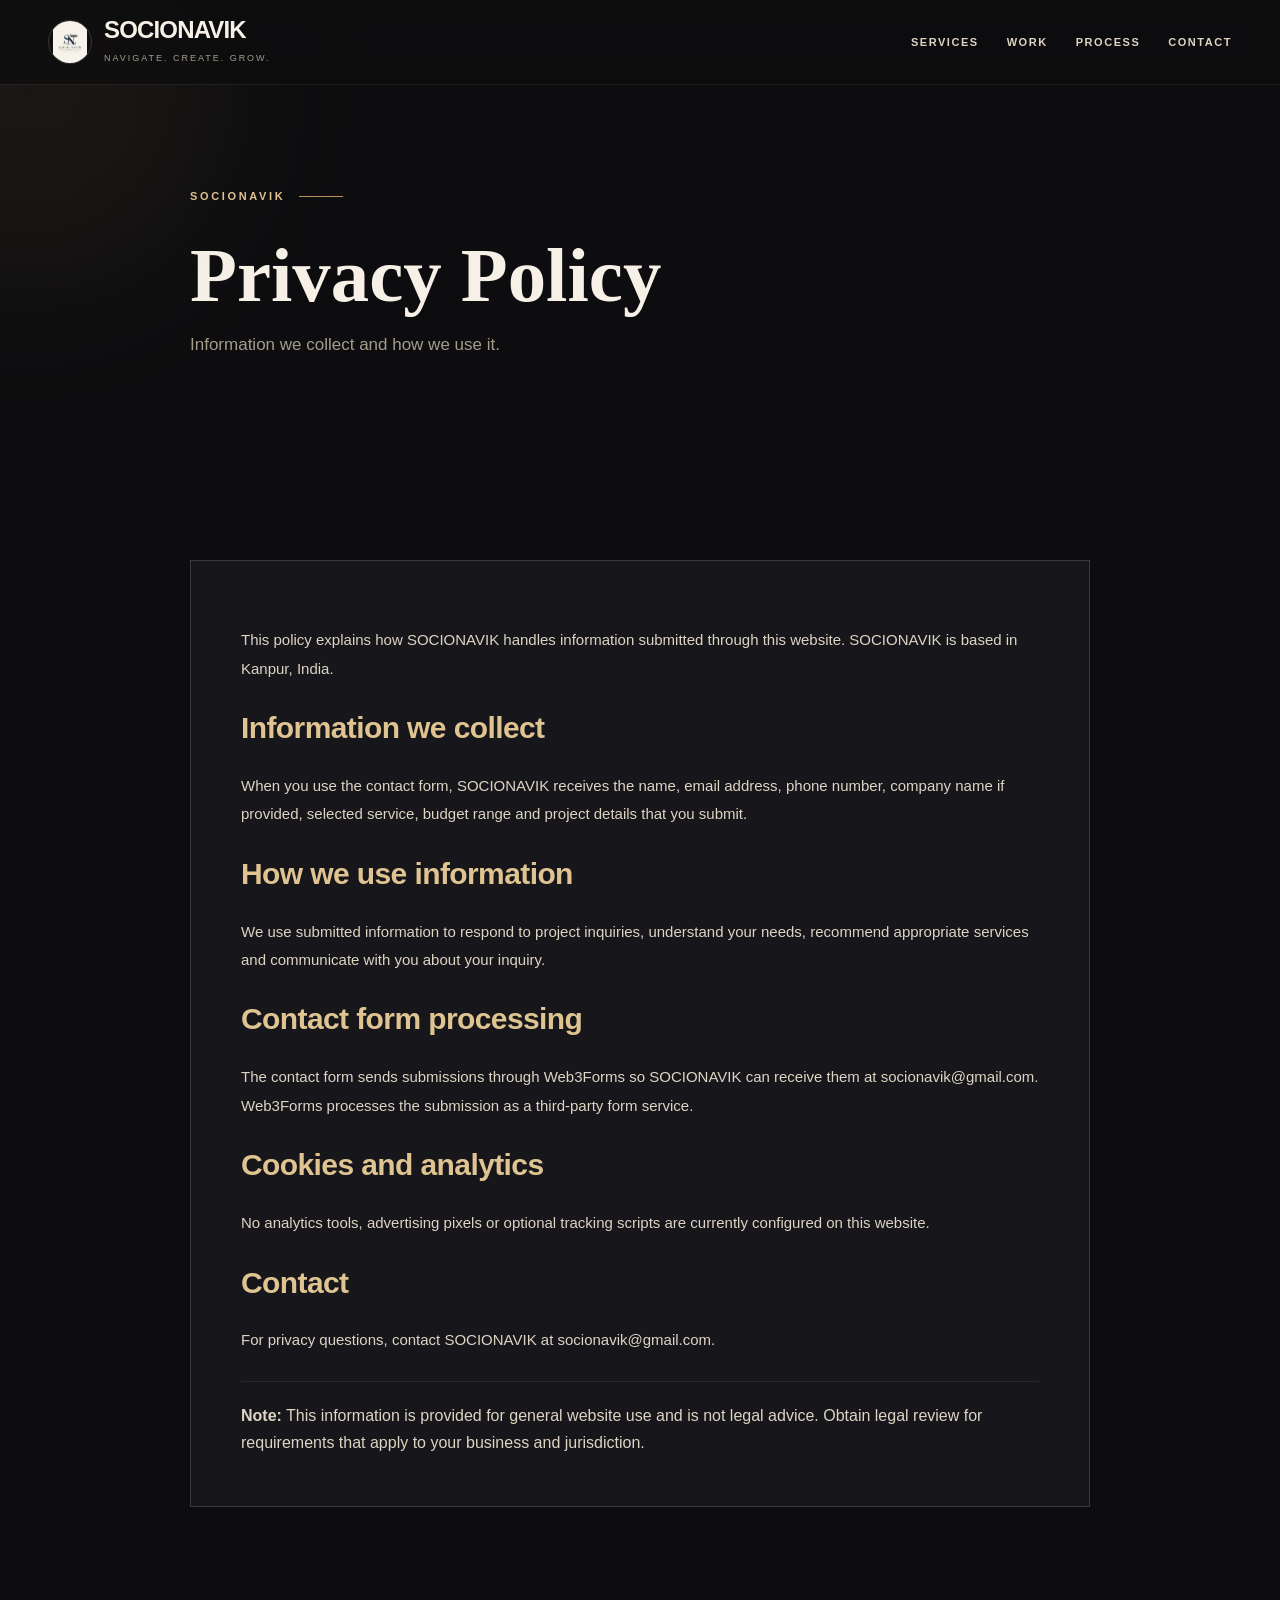
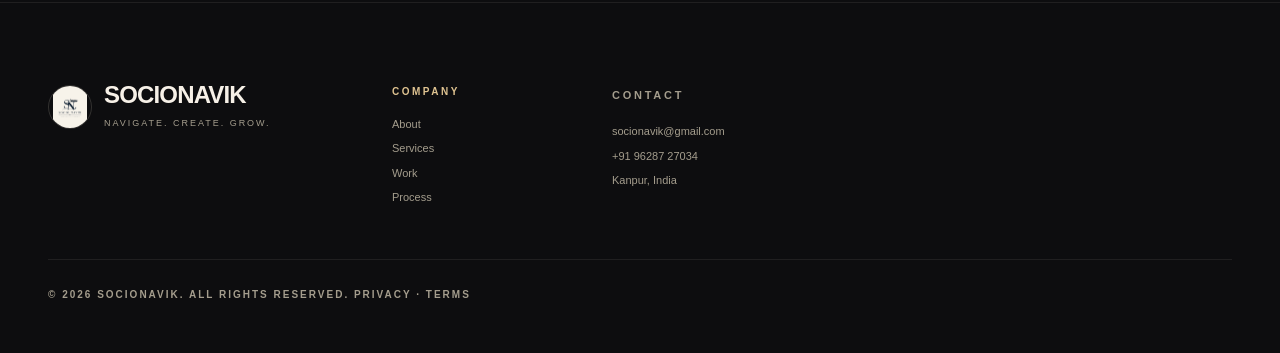
<file: privacy.html>
<!doctype html>
<html lang="en">
<head>
  <meta charset="UTF-8" />
  <meta name="viewport" content="width=device-width, initial-scale=1.0" />
  <title>Privacy Policy | SOCIONAVIK</title>
  <meta name="description" content="Privacy Policy for SOCIONAVIK, a digital marketing agency." />
  <link rel="icon" href="images/Socionavik%20Logo.jpeg" type="image/jpeg" />
  <link rel="stylesheet" href="styles.css" />
</head>
<body>
  <div class="site-noise" aria-hidden="true"></div>
  <header class="site-header legal-header">
    <nav class="navbar container">
      <a class="brand" href="index.html#home" aria-label="SOCIONAVIK home">
        <span class="brand-mark"><img src="images/Socionavik%20Logo.jpeg" alt="SOCIONAVIK Logo" /></span>
        <span class="brand-copy"><span class="brand-name">SOCIONAVIK</span><span class="brand-tagline">Navigate. Create. Grow.</span></span>
      </a>
      <div class="nav-menu">
        <a class="nav-link" href="index.html#services">Services</a>
        <a class="nav-link" href="index.html#work">Work</a>
        <a class="nav-link" href="index.html#process">Process</a>
        <a class="nav-link" href="index.html#contact">Contact</a>
      </div>
    </nav>
  </header>

  <main class="legal-page">
    <section class="section legal-hero">
      <div class="container narrow">
        <span class="section-label">SOCIONAVIK</span>
        <h1>Privacy Policy</h1>
        <p class="hero-subtitle">Information we collect and how we use it.</p>
      </div>
    </section>

    <section class="section legal-content">
      <div class="container narrow legal-wrap">
        <p>This policy explains how SOCIONAVIK handles information submitted through this website. SOCIONAVIK is based in Kanpur, India.</p>

        <h2>Information we collect</h2>
        <p>When you use the contact form, SOCIONAVIK receives the name, email address, phone number, company name if provided, selected service, budget range and project details that you submit.</p>

        <h2>How we use information</h2>
        <p>We use submitted information to respond to project inquiries, understand your needs, recommend appropriate services and communicate with you about your inquiry.</p>

        <h2>Contact form processing</h2>
        <p>The contact form sends submissions through Web3Forms so SOCIONAVIK can receive them at socionavik@gmail.com. Web3Forms processes the submission as a third-party form service.</p>

        <h2>Cookies and analytics</h2>
        <p>No analytics tools, advertising pixels or optional tracking scripts are currently configured on this website.</p>

        <h2>Contact</h2>
        <p>For privacy questions, contact SOCIONAVIK at socionavik@gmail.com.</p>

        <div class="legal-note">
          <strong>Note:</strong> This information is provided for general website use and is not legal advice. Obtain legal review for requirements that apply to your business and jurisdiction.
        </div>
      </div>
    </section>
  </main>

  <footer class="site-footer">
    <div class="container footer-grid">
      <div class="footer-brand">
        <a class="brand footer-logo" href="index.html#home">
          <span class="brand-mark"><img src="images/Socionavik%20Logo.jpeg" alt="SOCIONAVIK Logo" /></span>
          <span class="brand-copy"><span class="brand-name">SOCIONAVIK</span><span class="brand-tagline">Navigate. Create. Grow.</span></span>
        </a>
      </div>
      <div class="footer-links">
        <span class="footer-title">Company</span>
        <a href="index.html#about">About</a>
        <a href="index.html#services">Services</a>
        <a href="index.html#work">Work</a>
        <a href="index.html#process">Process</a>
      </div>
      <div class="footer-contact">
        <span class="footer-title">Contact</span>
        <a href="mailto:socionavik@gmail.com">socionavik@gmail.com</a>
        <a href="tel:+919628727034">+91 96287 27034</a>
        <span>Kanpur, India</span>
      </div>
    </div>
    <div class="container footer-bottom">
      <span>© 2026 SOCIONAVIK. All Rights Reserved.</span>
      <span><a href="privacy.html">Privacy</a> · <a href="terms.html">Terms</a></span>
    </div>
  </footer>
</body>
</html>
</file>
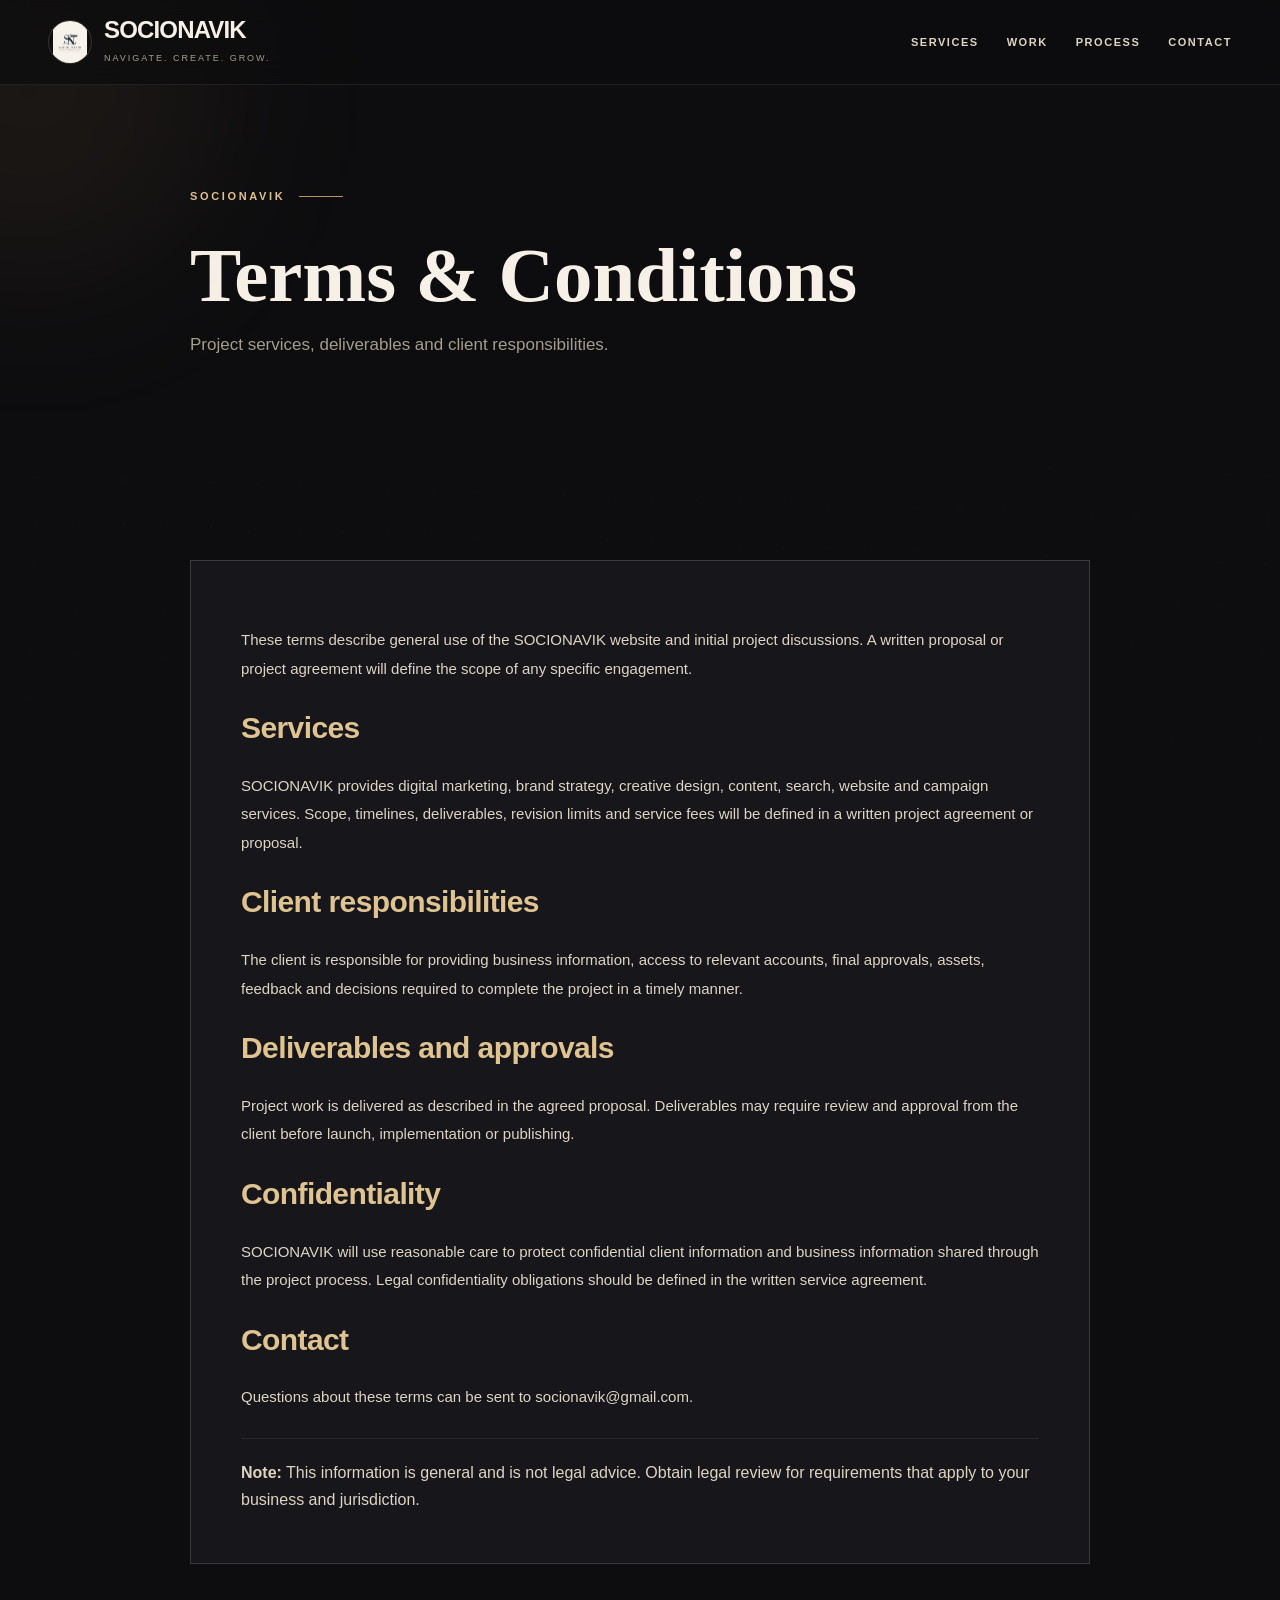
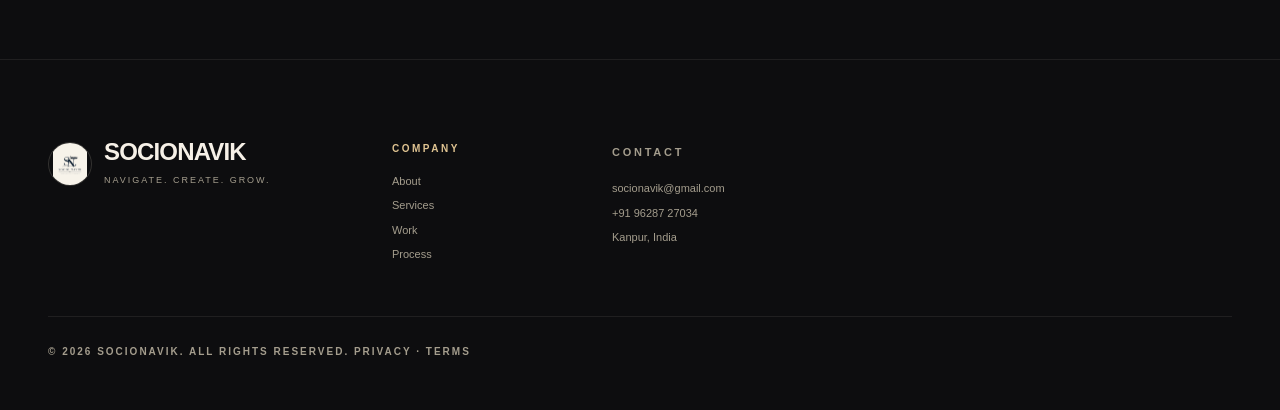
<file: terms.html>
<!doctype html>
<html lang="en">
<head>
  <meta charset="UTF-8" />
  <meta name="viewport" content="width=device-width, initial-scale=1.0" />
  <title>Terms & Conditions | SOCIONAVIK</title>
  <meta name="description" content="Terms and Conditions for SOCIONAVIK digital marketing agency services." />
  <link rel="icon" href="images/Socionavik%20Logo.jpeg" type="image/jpeg" />
  <link rel="stylesheet" href="styles.css" />
</head>
<body>
  <div class="site-noise" aria-hidden="true"></div>
  <header class="site-header legal-header">
    <nav class="navbar container">
      <a class="brand" href="index.html#home" aria-label="SOCIONAVIK home">
        <span class="brand-mark"><img src="images/Socionavik%20Logo.jpeg" alt="SOCIONAVIK Logo" /></span>
        <span class="brand-copy"><span class="brand-name">SOCIONAVIK</span><span class="brand-tagline">Navigate. Create. Grow.</span></span>
      </a>
      <div class="nav-menu">
        <a class="nav-link" href="index.html#services">Services</a>
        <a class="nav-link" href="index.html#work">Work</a>
        <a class="nav-link" href="index.html#process">Process</a>
        <a class="nav-link" href="index.html#contact">Contact</a>
      </div>
    </nav>
  </header>

  <main class="legal-page">
    <section class="section legal-hero">
      <div class="container narrow">
        <span class="section-label">SOCIONAVIK</span>
        <h1>Terms & Conditions</h1>
        <p class="hero-subtitle">Project services, deliverables and client responsibilities.</p>
      </div>
    </section>

    <section class="section legal-content">
      <div class="container narrow legal-wrap">
        <p>These terms describe general use of the SOCIONAVIK website and initial project discussions. A written proposal or project agreement will define the scope of any specific engagement.</p>

        <h2>Services</h2>
        <p>SOCIONAVIK provides digital marketing, brand strategy, creative design, content, search, website and campaign services. Scope, timelines, deliverables, revision limits and service fees will be defined in a written project agreement or proposal.</p>

        <h2>Client responsibilities</h2>
        <p>The client is responsible for providing business information, access to relevant accounts, final approvals, assets, feedback and decisions required to complete the project in a timely manner.</p>

        <h2>Deliverables and approvals</h2>
        <p>Project work is delivered as described in the agreed proposal. Deliverables may require review and approval from the client before launch, implementation or publishing.</p>

        <h2>Confidentiality</h2>
        <p>SOCIONAVIK will use reasonable care to protect confidential client information and business information shared through the project process. Legal confidentiality obligations should be defined in the written service agreement.</p>

        <h2>Contact</h2>
        <p>Questions about these terms can be sent to socionavik@gmail.com.</p>

        <div class="legal-note">
          <strong>Note:</strong> This information is general and is not legal advice. Obtain legal review for requirements that apply to your business and jurisdiction.
        </div>
      </div>
    </section>
  </main>

  <footer class="site-footer">
    <div class="container footer-grid">
      <div class="footer-brand">
        <a class="brand footer-logo" href="index.html#home">
          <span class="brand-mark"><img src="images/Socionavik%20Logo.jpeg" alt="SOCIONAVIK Logo" /></span>
          <span class="brand-copy"><span class="brand-name">SOCIONAVIK</span><span class="brand-tagline">Navigate. Create. Grow.</span></span>
        </a>
      </div>
      <div class="footer-links">
        <span class="footer-title">Company</span>
        <a href="index.html#about">About</a>
        <a href="index.html#services">Services</a>
        <a href="index.html#work">Work</a>
        <a href="index.html#process">Process</a>
      </div>
      <div class="footer-contact">
        <span class="footer-title">Contact</span>
        <a href="mailto:socionavik@gmail.com">socionavik@gmail.com</a>
        <a href="tel:+919628727034">+91 96287 27034</a>
        <span>Kanpur, India</span>
      </div>
    </div>
    <div class="container footer-bottom">
      <span>© 2026 SOCIONAVIK. All Rights Reserved.</span>
      <span><a href="privacy.html">Privacy</a> · <a href="terms.html">Terms</a></span>
    </div>
  </footer>
</body>
</html>
</file>
<file: styles.css>
* { box-sizing: border-box; }
:root {
  --page: #0d0d0f;
  --page-soft: #101014;
  --paper: #141416;
  --paper-soft: #16161b;
  --line: rgba(245, 238, 225, 0.08);
  --line-strong: rgba(245, 238, 225, 0.16);
  --text: #f6f0e7;
  --text-soft: #ded4c4;
  --text-muted: #a49d8d;
  --text-light: #f8f7f4;
  --sand: #b99261;
  --sand-light: #dfc391;
  --sand-hot: #f5e3bf;
  --sand-muted: #8a7658;
  --charcoal: #18181c;
  --shadow: rgba(0, 0, 0, 0.44);
  --serif: 'Marcellus', serif;
  --sans: 'Inter', 'Avenir Next', Arial, sans-serif;
  --max: 1220px;
  --ease: cubic-bezier(.2,.8,.2,1);
}

html { scroll-behavior: smooth; }

body {
  margin: 0;
  color: var(--text);
  background: var(--page);
  font-family: var(--sans);
  font-size: 16px;
  line-height: 1.7;
  overflow-x: hidden;
}

body::before {
  content: '';
  position: fixed;
  inset: -40%;
  background-image: radial-gradient(rgba(255,255,240,0.03) 1px, transparent 1px);
  background-size: 44px 44px;
  transform: rotate(2deg);
  pointer-events: none;
  mask-image: linear-gradient(180deg, rgba(0,0,0,1), transparent 100%);
  opacity: 0.85;
}

body::after {
  content: '';
  position: fixed;
  width: 380px;
  height: 380px;
  left: -160px;
  top: -100px;
  border-radius: 50%;
  filter: blur(80px);
  background: rgba(185,146,97,0.08);
  pointer-events: none;
}

* { box-sizing: border-box; }
a { color: inherit; text-decoration: none; }
img { max-width: 100%; }

.honeypot {
  position: absolute;
  left: -9999px;
  opacity: 0;
  pointer-events: none;
}

.whatsapp-float {
  position: fixed;
  right: 24px;
  bottom: 24px;
  z-index: 12;
  display: flex;
  align-items: center;
  gap: 10px;
  padding: 12px 18px;
  color: var(--page);
  background: var(--sand-light);
  border: 1px solid var(--sand-light);
  border-radius: 999px;
  box-shadow: 0 20px 80px var(--shadow);
  font-size: 11px;
  font-weight: 800;
  letter-spacing: 0.18em;
  text-transform: uppercase;
  transition: transform 340ms var(--ease), background 340ms var(--ease);
}

.whatsapp-float:hover {
  color: var(--page);
  background: var(--sand-hot);
  transform: translateY(-4px);
}

.whatsapp-icon {
  width: 34px;
  height: 34px;
  border-radius: 50%;
  display: flex;
  align-items: center;
  justify-content: center;
  background: var(--page);
  color: var(--sand-light);
  font-size: 16px;
}

.whatsapp-label {
  color: var(--page);
}

.legal-page,
.error-page {
  background: var(--page);
}

.legal-hero,
.error-hero {
  min-height: 380px;
  background: var(--page);
  display: flex;
  align-items: center;
}

.legal-hero h1,
.error-hero h1 {
  font-family: var(--serif);
  color: var(--text);
  font-size: clamp(56px, 6vw, 84px);
  line-height: 1.1;
  margin: 26px 0 14px;
}

.legal-hero .hero-subtitle,
.error-hero p {
  color: var(--text-muted);
  font-size: 17px;
}

.legal-wrap {
  background: var(--paper-soft);
  border: 1px solid var(--line-strong);
  padding: clamp(30px, 5vw, 50px);
}

.legal-wrap h2 {
  color: var(--sand-light);
  font-size: 30px;
  line-height: 1.3;
  letter-spacing: -0.02em;
}

.legal-wrap p {
  color: var(--text-soft);
  font-size: 15px;
  line-height: 1.9;
}

.legal-note {
  margin-top: 26px;
  color: var(--text-soft);
  border-top: 1px solid var(--line);
  padding-top: 20px;
}

.error-box {
  max-width: 820px;
}

.error-box h2 {
  color: var(--text);
  font-size: clamp(30px, 3vw, 40px);
  font-weight: 500;
}

.error-box p {
  color: var(--text-muted);
  font-size: 16px;
}

.centered {
  text-align: center;
}

.narrow {
  max-width: 900px;
}

.container {
  width: min(var(--max), calc(100vw - 96px));
  margin: 0 auto;
}

.site-header {
  position: sticky;
  top: 0;
  z-index: 10;
  background: rgba(13,13,15,0.72);
  backdrop-filter: blur(14px);
  border-bottom: 1px solid var(--line);
}

.navbar {
  min-height: 84px;
  display: flex;
  align-items: center;
  justify-content: space-between;
  gap: 20px;
}

.brand {
  display: flex;
  align-items: center;
  gap: 12px;
  color: var(--text);
}

.brand-mark {
  width: 44px;
  height: 44px;
  border-radius: 50%;
  border: 1px solid var(--line-strong);
  display: flex;
  align-items: center;
  justify-content: center;
  background: transparent;
  position: relative;
  overflow: hidden;
}

.brand-mark::before {
  content: '';
  position: absolute;
  inset: -5px;
  border-radius: 50%;
  border: 1px solid var(--sand);
  opacity: 0.35;
}

.brand-mark-inner {
  font-family: var(--serif);
  color: var(--sand-light);
  font-size: 24px;
  line-height: 1;
}

.brand-mark img {
  display: block;
  width: 100%;
  height: 100%;
  object-fit: contain;
}

.brand-copy {
  display: flex;
  flex-direction: column;
}

.brand-name {
  font-size: 24px;
  font-weight: 700;
  letter-spacing: -0.035em;
  line-height: 1;
}

.brand-tagline {
  font-size: 9px;
  color: var(--text-muted);
  font-weight: 500;
  letter-spacing: 0.22em;
  text-transform: uppercase;
  margin-top: 9px;
}

.nav-menu {
  display: flex;
  align-items: center;
  gap: 28px;
}

.nav-link {
  position: relative;
  color: var(--text-soft);
  font-size: 11px;
  font-weight: 700;
  letter-spacing: 0.14em;
  text-transform: uppercase;
}

.nav-link::after {
  content: '';
  position: absolute;
  left: 0;
  right: auto;
  bottom: -8px;
  height: 2px;
  width: 100%;
  background: var(--sand-light);
  transform-origin: left;
  transform: scaleX(0);
  transition: transform 340ms var(--ease);
}

.nav-link:hover,
.nav-link.active { color: var(--text); }
.nav-link:hover::after,
.nav-link.active::after { transform: scaleX(1); }

.nav-button {
  background: var(--sand);
  color: var(--page);
  border-radius: 50px;
  padding: 11px 20px;
  font-size: 11px;
  border: 1px solid var(--sand);
  min-width: auto;
}

.nav-button:hover { background: var(--sand-light); color: var(--page); }

.nav-toggle { display: none; }

.btn {
  position: relative;
  display: inline-flex;
  align-items: center;
  justify-content: center;
  gap: 12px;
  padding: 14px 28px;
  font-size: 11px;
  font-weight: 800;
  letter-spacing: 0.2em;
  text-transform: uppercase;
  border-radius: 50px;
  border: 1px solid var(--line-strong);
  color: var(--text);
  background: transparent;
  transition: transform 420ms var(--ease), border 420ms var(--ease), background 420ms var(--ease), color 420ms var(--ease);
  cursor: pointer;
  overflow: hidden;
}

.btn::before {
  content: '';
  position: absolute;
  width: 120%;
  height: 100%;
  left: -120%;
  top: 0;
  background: linear-gradient(120deg, transparent, rgba(255,255,235,0.18), transparent);
  transform: skewX(-18deg);
  transition: left 780ms var(--ease);
}

.btn:hover { transform: translateY(-3px); border-color: var(--sand-light); color: var(--text); }
.btn:hover::before { left: 130%; }

.btn-primary {
  background: var(--sand);
  color: var(--page);
  border-color: var(--sand);
}

.btn-primary:hover { background: var(--sand-light); color: var(--page); }
.btn:disabled,
.btn:disabled:hover {
  cursor: wait;
  opacity: 0.65;
  transform: none;
}

.btn-secondary {
  background: transparent;
  border-color: var(--line-strong);
}

.btn-outline {
  background: transparent;
  color: var(--text);
}

.btn-lg { padding: 16px 32px; font-size: 11px; }

.button-icon { font-size: 16px; transition: transform 420ms var(--ease); }
.btn:hover .button-icon { transform: translate(4px,-4px); }

.section {
  padding: 95px 0;
  position: relative;
}

.section-heading {
  max-width: 760px;
  margin-bottom: 44px;
}

.section-heading.centered {
  margin-inline: auto;
  text-align: center;
}

.section-heading h2 {
  margin: 18px 0 16px;
  font-size: clamp(50px, 4vw, 62px);
  font-weight: 500;
  line-height: 1.08;
  color: var(--text);
  letter-spacing: -0.045em;
}

.section-heading p {
  color: var(--text-muted);
  font-size: 17px;
  line-height: 1.8;
  margin: 0;
}

.section-label {
  color: var(--sand-light);
  font-size: 11px;
  font-weight: 700;
  letter-spacing: 0.24em;
  text-transform: uppercase;
}

.section-label::after {
  content: '';
  display: inline-block;
  width: 44px;
  height: 1px;
  margin-left: 14px;
  background: var(--sand);
  vertical-align: middle;
}

.hero {
  min-height: 680px;
  padding: 86px 0;
  background: var(--page);
  overflow: hidden;
}

.hero::before {
  content: '';
  position: absolute;
  width: 620px;
  height: 620px;
  border-radius: 50%;
  border: 1px solid var(--line);
  left: -190px;
  top: -170px;
  box-shadow: inset 0 0 0 1px rgba(223,195,145,0.05);
}

.hero::after {
  content: '';
  position: absolute;
  width: 500px;
  height: 500px;
  border-radius: 50%;
  border: 1px solid var(--line);
  right: -160px;
  bottom: -200px;
}

.hero-grid {
  display: grid;
  grid-template-columns: minmax(530px, 1fr) minmax(420px, 0.84fr);
  gap: 60px;
  align-items: center;
}

.hero-copy {
  position: relative;
  z-index: 2;
}

.hero-copy h1 {
  color: var(--text);
  font-size: clamp(88px, 8vw, 130px);
  font-weight: 600;
  line-height: 0.86;
  letter-spacing: -0.075em;
  max-width: 780px;
  margin: 20px 0 20px;
}

.hero-subtitle {
  color: var(--text-soft);
  font-size: clamp(27px, 2.4vw, 35px);
  font-weight: 300;
  line-height: 1.45;
  max-width: 660px;
  margin: 0 0 12px;
}

.hero-proofcopy {
  color: var(--text-muted);
  font-size: 14px;
  font-weight: 700;
  letter-spacing: 0.12em;
  text-transform: uppercase;
  line-height: 1.6;
  max-width: 620px;
  margin: 0 0 26px;
}

.hero-actions {
  display: flex;
  align-items: center;
  gap: 16px;
  flex-wrap: wrap;
}

.hero-proof {
  margin-top: 34px;
  padding-top: 30px;
  border-top: 1px solid var(--line);
  display: flex;
  align-items: center;
  gap: 34px;
}

.hero-proof > div {
  display: flex;
  flex-direction: column;
  gap: 4px;
}

.proof-number { color: var(--sand-light); font-family: var(--serif); font-size: 36px; line-height: 1; }
.proof-label {
  font-size: 10px;
  font-weight: 800;
  color: var(--text-muted);
  letter-spacing: 0.18em;
  text-transform: uppercase;
}

.hero-visual {
  min-height: 500px;
  display: flex;
  align-items: center;
  justify-content: center;
}

.hero-frame {
  position: relative;
  width: min(500px, 42vw);
  min-width: 400px;
  aspect-ratio: 1 / 1;
  border-radius: 50%;
  display: flex;
  align-items: center;
  justify-content: center;
  border: 1px solid var(--line-strong);
  background: radial-gradient(circle, rgba(185,146,97,0.04), transparent 80%);
  box-shadow: inset 0 0 30px rgba(223,195,145,0.04), 0 0 0 1px rgba(255,255,255,0.02);
}

.hero-frame::before {
  content: '';
  position: absolute;
  inset: -16px;
  border-radius: 50%;
  border: 1px solid var(--line-strong);
}

.hero-frame::after {
  content: '';
  position: absolute;
  inset: 26px;
  border-radius: 50%;
  border: 1px dashed var(--sand);
}

.radar {
  width: 280px;
  height: 280px;
  border-radius: 50%;
  border: 1px solid var(--line-strong);
  position: relative;
  display: flex;
  align-items: center;
  justify-content: center;
}

.radar::before,
.radar::after {
  content: '';
  position: absolute;
  inset: -22px;
  border-radius: 50%;
  border: 1px solid var(--line);
}

.radar::after {
  inset: 42px;
}

.radar-core {
  width: 12px;
  height: 12px;
  border-radius: 50%;
  background: var(--sand-light);
  box-shadow: 0 0 0 10px rgba(223,195,145,0.04), 0 0 24px var(--sand-light);
}

.radar-line {
  position: absolute;
  width: 200px;
  height: 1px;
  background: var(--line-strong);
}

.radar-line-one { transform: rotate(0deg); }
.radar-line-two { transform: rotate(90deg); }
.radar-line-three { transform: rotate(45deg); }

.orbit {
  position: absolute;
  width: 420px;
  height: 420px;
  border-radius: 50%;
  border: 1px solid var(--line);
  pointer-events: none;
}

.orbit-one {
  animation: orbit-spin 12s linear infinite;
}

.orbit-two {
  width: 340px;
  height: 220px;
  border-radius: 50%;
  border-style: dashed;
  animation: orbit-spin-reverse 11s linear infinite;
}

.hero-card {
  position: absolute;
  background: var(--paper-soft);
  backdrop-filter: blur(8px);
  border: 1px solid var(--line-strong);
  padding: 15px 16px;
  box-shadow: 0 30px 80px var(--shadow);
}

.card-one { left: -20px; top: 80px; width: 168px; }
.card-two { right: -14px; top: 120px; width: 170px; }
.card-three { right: 30px; bottom: -10px; width: 170px; }

.card-kicker { color: var(--sand-light); font-size: 10px; font-weight: 800; letter-spacing: 0.22em; text-transform: uppercase; }
.card-title { display: block; color: var(--text); font-family: var(--serif); font-size: 28px; margin-top: 16px; }
.card-bars { margin-top: 14px; height: 30px; display: flex; align-items: end; gap: 6px; }
.card-bars span { display: block; width: 4px; height: 12px; background: var(--sand-light); }
.card-bars span:nth-child(1) { height: 8px; }
.card-bars span:nth-child(2) { height: 15px; }
.card-bars span:nth-child(3) { height: 24px; }

.signal-row { margin-top: 14px; display: flex; gap: 7px; }
.signal-row span { width: 24px; height: 2px; background: var(--text-muted); }

.card-copy { display: block; color: var(--text-soft); font-size: 10px; font-weight: 700; letter-spacing: 0.14em; text-transform: uppercase; margin-top: 16px; }

.mini-matrix { display: grid; grid-template-columns: repeat(4, 10px); gap: 6px; width: 80px; }
.mini-matrix span { width: 8px; height: 8px; border-radius: 50%; border: 1px solid var(--sand); }

.hero-grid-frame {
  position: absolute;
  width: 150px;
  height: 150px;
  left: 20px;
  bottom: 10px;
  border-radius: 50%;
  border: 1px solid var(--line-strong);
  display: grid;
  align-items: center;
  justify-content: center;
}

.grid-row { display: flex; gap: 8px; }
.grid-row span { width: 22px; height: 22px; border-radius: 50%; border: 1px solid var(--sand); }

.stats-band {
  background: var(--paper);
  border-top: 1px solid var(--line);
  border-bottom: 1px solid var(--line);
}

.stats-grid {
  min-height: 150px;
  display: grid;
  grid-template-columns: repeat(4, minmax(120px, 1fr));
  align-items: center;
  gap: 20px;
}

.stat-item {
  display: flex;
  flex-direction: column;
  align-items: center;
  gap: 8px;
}

.stat-value {
  font-family: var(--serif);
  font-size: clamp(46px, 4vw, 56px);
  color: var(--text);
  line-height: 1;
}

.stat-label {
  font-size: 10px;
  color: var(--text-muted);
  font-weight: 700;
  letter-spacing: 0.22em;
  text-transform: uppercase;
}

.trust-strip {
  background: var(--page-soft);
  padding-top: 80px;
}

.trust-grid {
  display: grid;
  grid-template-columns: 1fr 1fr 1fr;
  align-items: center;
  gap: 20px;
}

.trust-intro h2 {
  color: var(--text);
  font-size: clamp(46px, 3.3vw, 54px);
  font-weight: 500;
  line-height: 1.15;
  margin: 14px 0 0;
  letter-spacing: -0.035em;
}

.trust-copy p {
  color: var(--text-soft);
  font-size: 16px;
  line-height: 1.85;
  max-width: 470px;
}

.trust-metrics {
  display: flex;
  align-items: center;
  justify-content: flex-end;
  gap: 30px;
}

.trust-metric {
  display: flex;
  flex-direction: column;
  gap: 8px;
  padding: 0 24px;
  border-left: 1px solid var(--line);
}

.trust-metric:first-child { border-left: none; }

.metric-value { color: var(--sand-light); font-family: var(--serif); font-size: 38px; }
.metric-label { color: var(--text-muted); font-weight: 700; font-size: 10px; letter-spacing: 0.18em; text-transform: uppercase; }

.about {
  background: var(--page-soft);
}

.about-grid {
  display: grid;
  grid-template-columns: minmax(420px, 0.98fr) minmax(420px, 1fr);
  align-items: center;
  gap: 60px;
}

.image-frame {
  min-height: 530px;
  border-radius: 6px;
  background: linear-gradient(135deg, rgba(185,146,97,0.2), rgba(20,20,22,0.9));
  border: 1px solid var(--line-strong);
  box-shadow: 0 50px 100px var(--shadow);
  display: flex;
  align-items: center;
  justify-content: center;
  position: relative;
  overflow: hidden;
}

.image-frame::before {
  content: '';
  position: absolute;
  width: 380px;
  height: 380px;
  border-radius: 50%;
  border: 1px solid var(--line-strong);
  left: 50%;
  top: 50%;
  transform: translate(-50%, -50%);
}

.image-grid {
  width: 260px;
  height: 260px;
  border-radius: 50%;
  border: 1px solid var(--line-strong);
  background: transparent;
  display: grid;
  grid-template-columns: repeat(2, 1fr);
  align-content: center;
  gap: 20px;
  padding: 26px;
}

.image-panel {
  width: 80px;
  height: 80px;
  border-radius: 50% 50% 0 50%;
  border: 1px solid var(--sand-light);
  background: transparent;
}

.panel-light { background: rgba(223,195,145,0.18); border-radius: 50%; }
.panel-tall { height: 120px; }

.image-frame-label {
  position: absolute;
  left: 30px;
  bottom: 30px;
  display: flex;
  flex-direction: column;
}

.label-date {
  font-family: var(--serif);
  color: var(--sand-light);
  font-size: 42px;
}

.label-title {
  color: var(--text-muted);
  font-size: 10px;
  font-weight: 700;
  letter-spacing: 0.2em;
  text-transform: uppercase;
}

.about-card {
  border-left: 1px solid var(--sand-light);
  padding-left: 26px;
}

.about-card h3 {
  font-size: clamp(46px, 4vw, 56px);
  font-weight: 500;
  line-height: 1.16;
  color: var(--text);
  margin: 14px 0 16px;
  letter-spacing: -0.04em;
}

.about-card p {
  color: var(--text-muted);
  font-size: 16px;
  line-height: 1.85;
}

.micro-label {
  color: var(--sand-light);
  font-size: 11px;
  font-weight: 700;
  letter-spacing: 0.22em;
  text-transform: uppercase;
}

.check-list {
  list-style: none;
  padding: 0;
  border-top: 1px solid var(--line);
  margin: 28px 0;
}

.check-list li {
  padding: 14px 0;
  color: var(--text-soft);
  border-bottom: 1px solid var(--line);
  position: relative;
  padding-left: 30px;
  font-size: 13px;
}

.check-list li span {
  position: absolute;
  left: 0;
  top: 50%;
  width: 8px;
  height: 8px;
  border-radius: 50%;
  border: 1px solid var(--sand);
  transform: translateY(-50%);
}

.services {
  background: var(--page);
}

.services .section-heading p {
  max-width: 680px;
  margin-inline: auto;
}

.service-grid {
  display: grid;
  grid-template-columns: repeat(2, minmax(250px, 1fr));
  gap: 18px;
}

.service-card {
  background: var(--paper-soft);
  border: 1px solid var(--line);
  padding: 34px 30px;
  position: relative;
  min-height: 410px;
  overflow: hidden;
  transition: transform 580ms var(--ease), background 580ms var(--ease), border-color 580ms var(--ease), box-shadow 580ms var(--ease);
}

.service-card::before {
  content: '';
  position: absolute;
  width: 240px;
  height: 240px;
  border-radius: 50%;
  border: 1px solid var(--line);
  left: -80px;
  top: -90px;
  transform: rotate(20deg);
}

.service-card:hover {
  transform: translateY(-8px);
  background: #18181e;
  border-color: var(--sand);
  box-shadow: 0 30px 80px var(--shadow);
}

.service-card-top {
  display: flex;
  align-items: center;
  justify-content: space-between;
}

.service-icon {
  color: var(--sand-light);
  font-family: var(--serif);
  font-size: 42px;
}

.service-arrow { color: var(--text-muted); font-size: 28px; transition: transform 420ms var(--ease); }
.service-card:hover .service-arrow { transform: translate(6px,-6px); color: var(--sand-light); }

.service-kicker {
  display: block;
  color: var(--text-muted);
  font-size: 10px;
  font-weight: 700;
  letter-spacing: 0.24em;
  text-transform: uppercase;
  margin-top: 40px;
}

.service-card h3 {
  font-size: clamp(34px, 2.7vw, 40px);
  font-weight: 500;
  letter-spacing: -0.035em;
  color: var(--text);
  margin: 16px 0 14px;
}

.service-copy {
  color: var(--text-muted);
  font-size: 15px;
  line-height: 1.8;
  margin-bottom: 24px;
}

.service-details {
  border-top: 1px solid var(--line);
  padding-top: 20px;
}

.service-details span {
  display: block;
  color: var(--text-muted);
  font-size: 12px;
  line-height: 1.8;
  margin-bottom: 12px;
}

.service-details b { color: var(--sand-light); font-weight: 700; }

.why {
  background: var(--page-soft);
}

.why-grid {
  display: grid;
  grid-template-columns: minmax(420px, 0.84fr) minmax(500px, 1fr);
  align-items: center;
  gap: 60px;
}

.why-grid .section-heading {
  max-width: 460px;
}

.why-grid .section-heading h2 {
  font-size: clamp(50px, 4vw, 60px);
}

.why-list {
  display: flex;
  flex-direction: column;
  gap: 0;
}

.why-item {
  border-top: 1px solid var(--line);
  padding: 32px 0;
  display: flex;
  align-items: center;
  gap: 22px;
}

.why-item:last-child { border-bottom: 1px solid var(--line); }

.why-number {
  font-family: var(--serif);
  color: var(--sand-light);
  font-size: 42px;
  min-width: 64px;
}

.why-title {
  display: block;
  color: var(--text);
  font-size: 20px;
  font-weight: 700;
}

.why-copy {
  display: block;
  color: var(--text-muted);
  font-size: 13px;
  line-height: 1.8;
  margin-top: 8px;
}

.portfolio {
  background: var(--page);
}

.portfolio-grid {
  display: grid;
  grid-template-columns: repeat(3, minmax(210px, 1fr));
  gap: 18px;
}

.project-card {
  background: var(--paper-soft);
  border: 1px solid var(--line);
  overflow: hidden;
  transition: transform 520ms var(--ease), border-color 520ms var(--ease), background 520ms var(--ease), box-shadow 520ms var(--ease);
  position: relative;
}

.project-card::before {
  content: '';
  position: absolute;
  left: 0;
  top: 0;
  width: 100%;
  height: 3px;
  background: linear-gradient(90deg, var(--sand-light), transparent);
  transform-origin: left;
  transform: scaleX(0);
  transition: transform 520ms var(--ease);
}

.project-card:hover {
  transform: translateY(-10px);
  border-color: var(--sand);
  background: var(--charcoal);
  box-shadow: 0 26px 80px var(--shadow);
}

.project-card:hover::before { transform: scaleX(1); }

.portfolio-image {
  min-height: 260px;
  position: relative;
  background-size: cover;
  background-position: center center;
  border-bottom: 1px solid var(--line);
  display: flex;
  align-items: center;
  justify-content: center;
  overflow: hidden;
}

.portfolio-image::after {
  content: '';
  position: absolute;
  inset: -30%;
  background-image: radial-gradient(rgba(255,250,240,0.06) 1px, transparent 1px);
  background-size: 22px 22px;
  transform: rotate(6deg);
  mask-image: linear-gradient(180deg, rgba(0,0,0,1), transparent 100%);
}

.portfolio-image-brand { background-image: linear-gradient(145deg, rgba(185,146,97,0.7), rgba(30,30,34,0.86)); }
.portfolio-image-website { background-image: linear-gradient(145deg, rgba(95,120,110,0.62), rgba(20,20,22,0.86)); }
.portfolio-image-social { background-image: linear-gradient(145deg, rgba(205,172,122,0.52), rgba(20,20,22,0.88)); }
.portfolio-image-ad { background-image: linear-gradient(145deg, rgba(196,150,120,0.58), rgba(20,20,22,0.88)); }
.portfolio-image-content { background-image: linear-gradient(145deg, rgba(170,150,120,0.52), rgba(20,20,22,0.88)); }
.portfolio-image-growth { background-image: linear-gradient(145deg, rgba(86,118,118,0.58), rgba(20,20,22,0.84)); }

.portfolio-tag {
  position: absolute;
  top: 20px;
  left: 20px;
  color: var(--sand-hot);
  font-size: 10px;
  font-weight: 800;
  letter-spacing: 0.16em;
  text-transform: uppercase;
  border: 1px solid var(--line-strong);
  background: rgba(0,0,0,0.4);
  padding: 8px 12px;
  z-index: 2;
}

.portfolio-image-inner {
  position: relative;
  z-index: 1;
  width: 180px;
  height: 180px;
  border-radius: 50%;
  border: 1px solid var(--line-strong);
  display: flex;
  align-items: center;
  justify-content: center;
  background: rgba(13, 13, 15, 0.14);
  box-shadow: inset 0 0 0 12px rgba(223,195,145,0.03), 0 0 40px rgba(223,195,145,0.03);
}

.image-square {
  width: 90px;
  height: 90px;
  border-radius: 50%;
  border: 1px solid var(--sand-light);
  background: transparent;
  display: block;
  position: relative;
}

.image-one {
  border-radius: 20% 20% 50% 50%;
  transform: rotate(45deg);
}

.image-line {
  position: absolute;
  width: 80px;
  height: 1px;
  background: var(--sand-light);
}

.image-line-one { transform: rotate(45deg); }
.image-line-two { transform: rotate(-45deg); }

.image-word {
  position: absolute;
  color: var(--text);
  font-family: var(--serif);
  font-size: 30px;
  letter-spacing: -0.03em;
}

.image-word span { color: var(--sand-light); }

.image-window {
  width: 150px;
  height: 120px;
  border-radius: 4px;
  border: 1px solid var(--line-strong);
  background: rgba(13, 13, 15, 0.6);
  display: flex;
  flex-direction: column;
  padding: 12px;
  box-shadow: 0 0 0 1px rgba(223,195,145,0.08);
}

.window-bar {
  height: 2px;
  width: 30px;
  background: var(--sand-light);
  margin-bottom: 12px;
}

.window-grid {
  display: grid;
  grid-template-columns: repeat(3, 1fr);
  gap: 8px;
  flex: 1;
}

.window-grid span {
  border: 1px solid var(--line-strong);
  background: transparent;
}

.image-social {
  width: 150px;
  height: 150px;
  border-radius: 50%;
  border: 1px solid var(--line-strong);
  display: flex;
  align-items: center;
  justify-content: center;
  background: rgba(13,13,15,0.2);
  position: relative;
}

.social-dot {
  width: 80px;
  height: 80px;
  border-radius: 50%;
  border: 1px solid var(--sand-light);
  position: absolute;
}

.dot-one { transform: translate(-50px, -30px); }
.dot-two { transform: translate(50px, 24px); }
.dot-three { transform: translate(0, 50px); width: 50px; height: 50px; }

.image-ad {
  width: 150px;
  height: 150px;
  display: flex;
  flex-direction: column;
  align-items: center;
  justify-content: center;
  border-radius: 50%;
  border: 1px solid var(--line-strong);
  background: rgba(13, 13, 15, 0.12);
  position: relative;
}

.ad-line {
  width: 90px;
  height: 2px;
  background: var(--sand-light);
  margin-bottom: 14px;
}

.ad-target {
  width: 40px;
  height: 40px;
  border-radius: 50%;
  border: 1px solid var(--sand-light);
  box-shadow: inset 0 0 0 2px var(--sand-light);
}

.image-content {
  width: 150px;
  height: 150px;
  border: 1px solid var(--line-strong);
  display: flex;
  align-items: center;
  justify-content: center;
  background: rgba(13,13,15,0.12);
}

.content-lines {
  display: flex;
  flex-direction: column;
  width: 90px;
  gap: 8px;
}

.content-lines span {
  display: block;
  height: 2px;
  background: var(--sand-light);
}

.image-growth {
  width: 160px;
  height: 160px;
  border-radius: 50%;
  border: 1px dashed var(--sand-light);
  display: flex;
  align-items: center;
  justify-content: center;
  background: rgba(13,13,15,0.1);
}

.growth-map {
  display: grid;
  grid-template-columns: repeat(3, 1fr);
  gap: 10px;
  width: 90px;
}

.growth-map span {
  height: 44px;
  border-radius: 50% 50% 20% 20%;
  border: 1px solid var(--sand-light);
}

.portfolio-content { padding: 30px 24px; }
.portfolio-card-top {
  display: flex;
  align-items: center;
  justify-content: space-between;
  gap: 16px;
}

.portfolio-category { color: var(--sand-light); font-size: 10px; font-weight: 700; letter-spacing: 0.2em; text-transform: uppercase; }
.portfolio-number {
  color: var(--text-muted);
  font-family: var(--serif);
  font-size: 28px;
}

.portfolio-card h3 { color: var(--text); font-size: clamp(28px, 2.4vw, 34px); font-weight: 500; line-height: 1.2; margin: 16px 0 14px; letter-spacing: -0.035em; }
.portfolio-description { color: var(--text-muted); font-size: 14px; line-height: 1.7; margin: 0 0 16px; }

.portfolio-case {
  border-top: 1px solid var(--line);
  padding-top: 16px;
  display: flex;
  flex-direction: column;
  gap: 14px;
}

.portfolio-case-row {
  display: flex;
  flex-direction: column;
  gap: 6px;
}

.portfolio-case-label {
  color: var(--sand-light);
  font-size: 10px;
  font-weight: 800;
  letter-spacing: 0.22em;
  text-transform: uppercase;
}

.portfolio-case-copy {
  color: var(--text-muted);
  font-size: 11px;
  line-height: 1.8;
}

.portfolio-link { color: var(--text-soft); font-size: 10px; font-weight: 800; letter-spacing: 0.2em; text-transform: uppercase; display: inline-flex; align-items: center; gap: 8px; margin-top: 24px; }
.portfolio-link span { color: var(--sand-light); }

.process {
  background: var(--page-soft);
}

.process .section-heading {
  max-width: 620px;
}

.process-grid {
  display: grid;
  grid-template-columns: repeat(5, minmax(150px, 1fr));
  gap: 14px;
}

.process-step {
  background: var(--paper-soft);
  border: 1px solid var(--line);
  padding: 24px 20px;
  position: relative;
  min-height: 260px;
}

.process-step::after {
  content: '';
  position: absolute;
  right: -14px;
  top: 50%;
  width: 30px;
  height: 1px;
  background: var(--sand);
}

.process-step:last-child::after { display: none; }

.process-number {
  font-family: var(--serif);
  font-size: 42px;
  color: var(--sand-light);
}

.process-title {
  display: block;
  color: var(--text);
  font-size: 26px;
  font-family: var(--serif);
  line-height: 1.3;
  margin-top: 28px;
}

.process-step p {
  color: var(--text-muted);
  font-size: 13px;
  line-height: 1.8;
  margin-top: 14px;
}

.testimonials {
  background: var(--page);
}

.testimonial-grid {
  display: grid;
  grid-template-columns: minmax(420px, 1fr) minmax(240px, 0.8fr) minmax(240px, 0.8fr);
  gap: 30px;
  align-items: center;
}

.testimonial-intro h2 {
  font-size: clamp(50px, 4vw, 62px);
  font-weight: 500;
  line-height: 1.12;
  color: var(--text);
  letter-spacing: -0.04em;
  margin: 16px 0 24px;
}

.testimonial-intro p {
  color: var(--text-muted);
  font-size: 15px;
  line-height: 1.8;
}

.testimonial-controls {
  display: flex;
  gap: 12px;
  margin-top: 20px;
}

.testimonial-arrow {
  display: flex;
  align-items: center;
  justify-content: center;
  width: 44px;
  height: 44px;
  border-radius: 50%;
  border: 1px solid var(--line-strong);
  color: var(--text);
}

.testimonial-card {
  background: var(--paper-soft);
  border: 1px solid var(--line);
  padding: 30px 28px;
  min-height: 270px;
}

.testimonial-card.secondary {
  transform: translateY(50px);
}

.testimonial-copy {
  margin: 16px 0 26px;
  color: var(--text-soft);
  font-size: 16px;
  line-height: 1.85;
}

.quote-mark {
  font-family: var(--serif);
  color: var(--sand-light);
  font-size: 70px;
  line-height: 0.8;
}

.testimonial-author {
  display: flex;
  align-items: center;
  gap: 14px;
}

.author-avatar {
  width: 42px;
  height: 42px;
  border-radius: 50%;
  border: 1px solid var(--sand);
  color: var(--sand-hot);
  display: flex;
  align-items: center;
  justify-content: center;
  background: transparent;
}

.author-name {
  display: block;
  color: var(--text);
  font-size: 12px;
  font-weight: 700;
  letter-spacing: 0.14em;
}

.author-role {
  display: block;
  color: var(--text-muted);
  font-size: 10px;
  font-weight: 700;
  letter-spacing: 0.15em;
  text-transform: uppercase;
  margin-top: 6px;
}

.cta-band {
  background: var(--sand);
  color: var(--page);
  padding: 88px 0;
}

.cta-grid {
  display: flex;
  align-items: center;
  justify-content: space-between;
  gap: 30px;
}

.cta-content {
  max-width: 780px;
}

.cta-content .section-label,
.cta-content h2,
.cta-content p { color: var(--page); }

.cta-content .section-label::after { background: var(--page); }

.cta-content h2 {
  color: var(--page);
  font-size: clamp(50px, 4vw, 64px);
  font-weight: 600;
  line-height: 1.1;
  letter-spacing: -0.04em;
  margin: 16px 0 12px;
}

.cta-content p {
  font-size: 16px;
  color: var(--page);
  line-height: 1.8;
}

.cta-actions { display: flex; align-items:center; gap: 16px; }
.cta-band .btn-primary { background: var(--page); color: var(--sand-light); border-color: var(--page); }
.cta-band .btn-primary:hover { background: var(--text); }
.cta-band .btn-secondary { color: var(--page); border-color: var(--page); }
.cta-band .btn-secondary:hover { background: var(--page); color: var(--sand-light); }

.contact {
  background: var(--page-soft);
}

.contact-grid {
  display: grid;
  grid-template-columns: minmax(420px, 0.86fr) minmax(460px, 1fr);
  gap: 60px;
  align-items: center;
}

.contact-copy h2 {
  color: var(--text);
  font-size: clamp(50px, 4vw, 64px);
  font-weight: 500;
  line-height: 1.14;
  letter-spacing: -0.04em;
  margin: 20px 0 16px;
}

.contact-copy p {
  color: var(--text-muted);
  font-size: 16px;
  line-height: 1.8;
  max-width: 560px;
}

.contact-details {
  display: flex;
  flex-direction: column;
  gap: 16px;
  margin: 34px 0;
}

.contact-detail {
  display: flex;
  align-items: center;
  gap: 16px;
  border-top: 1px solid var(--line);
  padding-top: 14px;
}

.contact-detail:last-child {
  border-bottom: 1px solid var(--line);
  padding-bottom: 14px;
}

.contact-label {
  color: var(--sand-light);
  font-size: 10px;
  font-weight: 800;
  letter-spacing: 0.2em;
  text-transform: uppercase;
  min-width: 82px;
}

.contact-detail a,
.contact-detail span {
  color: var(--text-soft);
  font-size: 14px;
}

.contact-detail a:hover { color: var(--sand-light); }

.contact-proof {
  display: flex;
  flex-direction: column;
  gap: 8px;
  max-width: 520px;
  margin: 12px 0 30px;
  padding: 20px 0;
  border-top: 1px solid var(--line);
  border-bottom: 1px solid var(--line);
}

.contact-proof-title {
  color: var(--sand-light);
  font-size: 10px;
  font-weight: 800;
  letter-spacing: 0.23em;
  text-transform: uppercase;
}

.contact-proof-copy {
  color: var(--text-muted);
  font-size: 13px;
  line-height: 1.8;
}

.social-links {
  display: flex;
  align-items: center;
  gap: 22px;
  flex-wrap: wrap;
}

.social-links a {
  color: var(--text-muted);
  font-size: 11px;
  font-weight: 700;
  letter-spacing: 0.2em;
  text-transform: uppercase;
}

.social-links a:hover { color: var(--sand-light); }

.contact-form-wrap {
  padding: 34px;
  background: var(--paper-soft);
  border: 1px solid var(--line-strong);
  box-shadow: 0 50px 120px var(--shadow);
}

.form-intro {
  display: flex;
  flex-direction: column;
  gap: 8px;
}

.form-title {
  color: var(--sand-light);
  font-size: 10px;
  font-weight: 800;
  letter-spacing: 0.24em;
  text-transform: uppercase;
}

.form-subtitle {
  color: var(--text);
  font-family: var(--serif);
  font-size: 36px;
}

.form-grid {
  display: grid;
  grid-template-columns: repeat(2, minmax(0, 1fr));
  gap: 20px;
  margin-top: 22px;
}

.field {
  display: flex;
  flex-direction: column;
  gap: 8px;
}

.field.full { grid-column: 1 / -1; }

.field label {
  color: var(--text-muted);
  font-size: 10px;
  font-weight: 800;
  letter-spacing: 0.22em;
  text-transform: uppercase;
}

.field input,
.field select,
.field textarea {
  width: 100%;
  background: transparent;
  color: var(--text);
  border: 1px solid var(--line);
  border-radius: 0;
  padding: 14px 14px;
  outline: none;
  resize: vertical;
  font-family: var(--sans);
  font-size: 14px;
  transition: border-color 320ms var(--ease), background 320ms var(--ease), box-shadow 320ms var(--ease);
}

.field select {
  background: var(--page);
  color: var(--text);
  color-scheme: dark;
  cursor: pointer;
}

.field select:hover,
.field select:active {
  background: var(--paper-soft);
  border-color: var(--sand-light);
}

.field select option {
  background: var(--page);
  color: var(--text);
}

.field select option:checked {
  background: var(--sand);
  color: var(--ink);
}

.field textarea { min-height: 160px; }
.field input::placeholder,
.field textarea::placeholder { color: var(--text-muted); }

.field input:focus,
.field select:focus,
.field textarea:focus {
  background: transparent;
  border-color: var(--sand);
  box-shadow: 0 0 0 1px var(--sand-light);
}

.form-actions {
  display: flex;
  flex-direction: column;
  gap: 16px;
  align-items: center;
}

.form-actions .btn {
  width: 100%;
}

.form-status {
  font-size: 11px;
  color: var(--sand-light);
  min-height: 26px;
}

.site-footer {
  background: var(--page);
  padding: 80px 0 50px;
  border-top: 1px solid var(--line);
}

.footer-grid {
  display: grid;
  grid-template-columns: minmax(260px, 1.2fr) minmax(180px, 0.7fr) minmax(180px, 0.7fr) minmax(180px, 0.7fr) minmax(180px, 0.7fr);
  gap: 40px;
  align-items: start;
}

.footer-brand {
  max-width: 280px;
}

.footer-copy {
  color: var(--text-muted);
  font-size: 14px;
  line-height: 1.8;
  margin-top: 26px;
}

.footer-links,
.footer-services,
.footer-social,
.footer-contact {
  display: flex;
  flex-direction: column;
}

.footer-title {
  color: var(--sand-light);
  font-size: 10px;
  font-weight: 800;
  letter-spacing: 0.25em;
  text-transform: uppercase;
  margin-bottom: 12px;
}

.footer-links a,
.footer-services a,
.footer-social a,
.footer-contact a,
.footer-contact span {
  color: var(--text-muted);
  font-size: 11px;
  line-height: 2.2;
  transition: color 340ms var(--ease);
}

.footer-links a:hover,
.footer-services a:hover,
.footer-social a:hover,
.footer-contact a:hover {
  color: var(--sand-light);
}

.footer-bottom {
  padding-top: 26px;
  margin-top: 50px;
  border-top: 1px solid var(--line);
  color: var(--text-muted);
  font-size: 10px;
  font-weight: 700;
  letter-spacing: 0.2em;
  text-transform: uppercase;
}

.reveal {
  opacity: 0;
  transform: translateY(32px);
  transition: opacity 680ms var(--ease), transform 680ms var(--ease);
}

.reveal.visible {
  opacity: 1;
  transform: translateY(0);
}

@keyframes orbit-spin {
  to { transform: rotate(360deg); }
}

@keyframes orbit-spin-reverse {
  to { transform: rotate(-360deg); }
}

@media (max-width: 1100px) {
  .hero-grid,
  .about-grid,
  .why-grid,
  .contact-grid { grid-template-columns: 1fr; }
  .hero-copy { max-width: 780px; }
  .hero-frame { width: min(420px, 70vw); min-width: auto; }
  .service-grid { grid-template-columns: repeat(2, minmax(0, 1fr)); }
  .portfolio-grid { grid-template-columns: repeat(2, minmax(0, 1fr)); }
  .process-grid { grid-template-columns: repeat(2, minmax(0, 1fr)); }
  .process-step::after { display: none; }
  .testimonial-grid { grid-template-columns: 1fr; }
  .testimonial-card.secondary { transform: none; }
  .footer-grid { grid-template-columns: repeat(2, minmax(0, 1fr)); }
}

@media (max-width: 840px) {
  .container { width: min(100%, calc(100vw - 30px)); }
  .site-header { min-height: auto; }
  .navbar { min-height: 76px; }

  .nav-toggle {
    display: flex;
    width: 44px;
    height: 44px;
    border-radius: 50%;
    border: 1px solid var(--line-strong);
    background: transparent;
    align-items: center;
    justify-content: center;
    flex-direction: column;
    gap: 5px;
    cursor: pointer;
  }

  .nav-toggle span {
    width: 20px;
    height: 2px;
    background: var(--text);
  }

  .nav-menu {
    position: fixed;
    left: 0;
    top: 74px;
    right: 0;
    min-height: auto;
    flex-direction: column;
    align-items: center;
    gap: 22px;
    padding: 30px 0;
    background: var(--page);
    border-bottom: 1px solid var(--line-strong);
    transform: translateY(-120%);
    opacity: 0;
    transition: transform 420ms var(--ease), opacity 420ms var(--ease);
    z-index: 3;
  }

  .nav-menu.open { transform: translateY(0); opacity: 1; }
  .nav-menu .btn { margin-top: 8px; }

  .hero { padding: 50px 0; }
  .hero-grid { gap: 36px; }
  .hero-copy h1 { font-size: clamp(72px, 16vw, 88px); }
  .hero-subtitle { font-size: 23px; }
  .hero-grid-frame { display: none; }
  .hero-proof { flex-wrap: wrap; }

  .stats-grid, .service-grid, .portfolio-grid, .process-grid, .form-grid, .footer-grid { grid-template-columns: 1fr; }
  .stats-grid { padding: 30px 0; }
  .stats-grid .stat-item { align-items: flex-start; }
  .stat-grid { grid-template-columns: 1fr; }

  .section { padding: 70px 0; }
  .section-heading h2 { font-size: 42px; }

  .trust-grid { grid-template-columns: 1fr; }
  .trust-metrics { justify-content: flex-start; flex-wrap: wrap; }
  .trust-metric { border-left: none; padding: 0; }

  .service-grid { grid-template-columns: 1fr; }
  .portfolio-grid { grid-template-columns: 1fr; }
  .process-grid { grid-template-columns: 1fr; }
  .process-step { min-height: auto; }
  .contact-grid { gap: 36px; }
  .contact-form-wrap { padding: 24px; }

  .cta-grid { flex-direction: column; align-items: flex-start; }
  .cta-actions { flex-wrap: wrap; align-items: flex-start; }

  .footer-grid { gap: 30px; }
}
</file>
